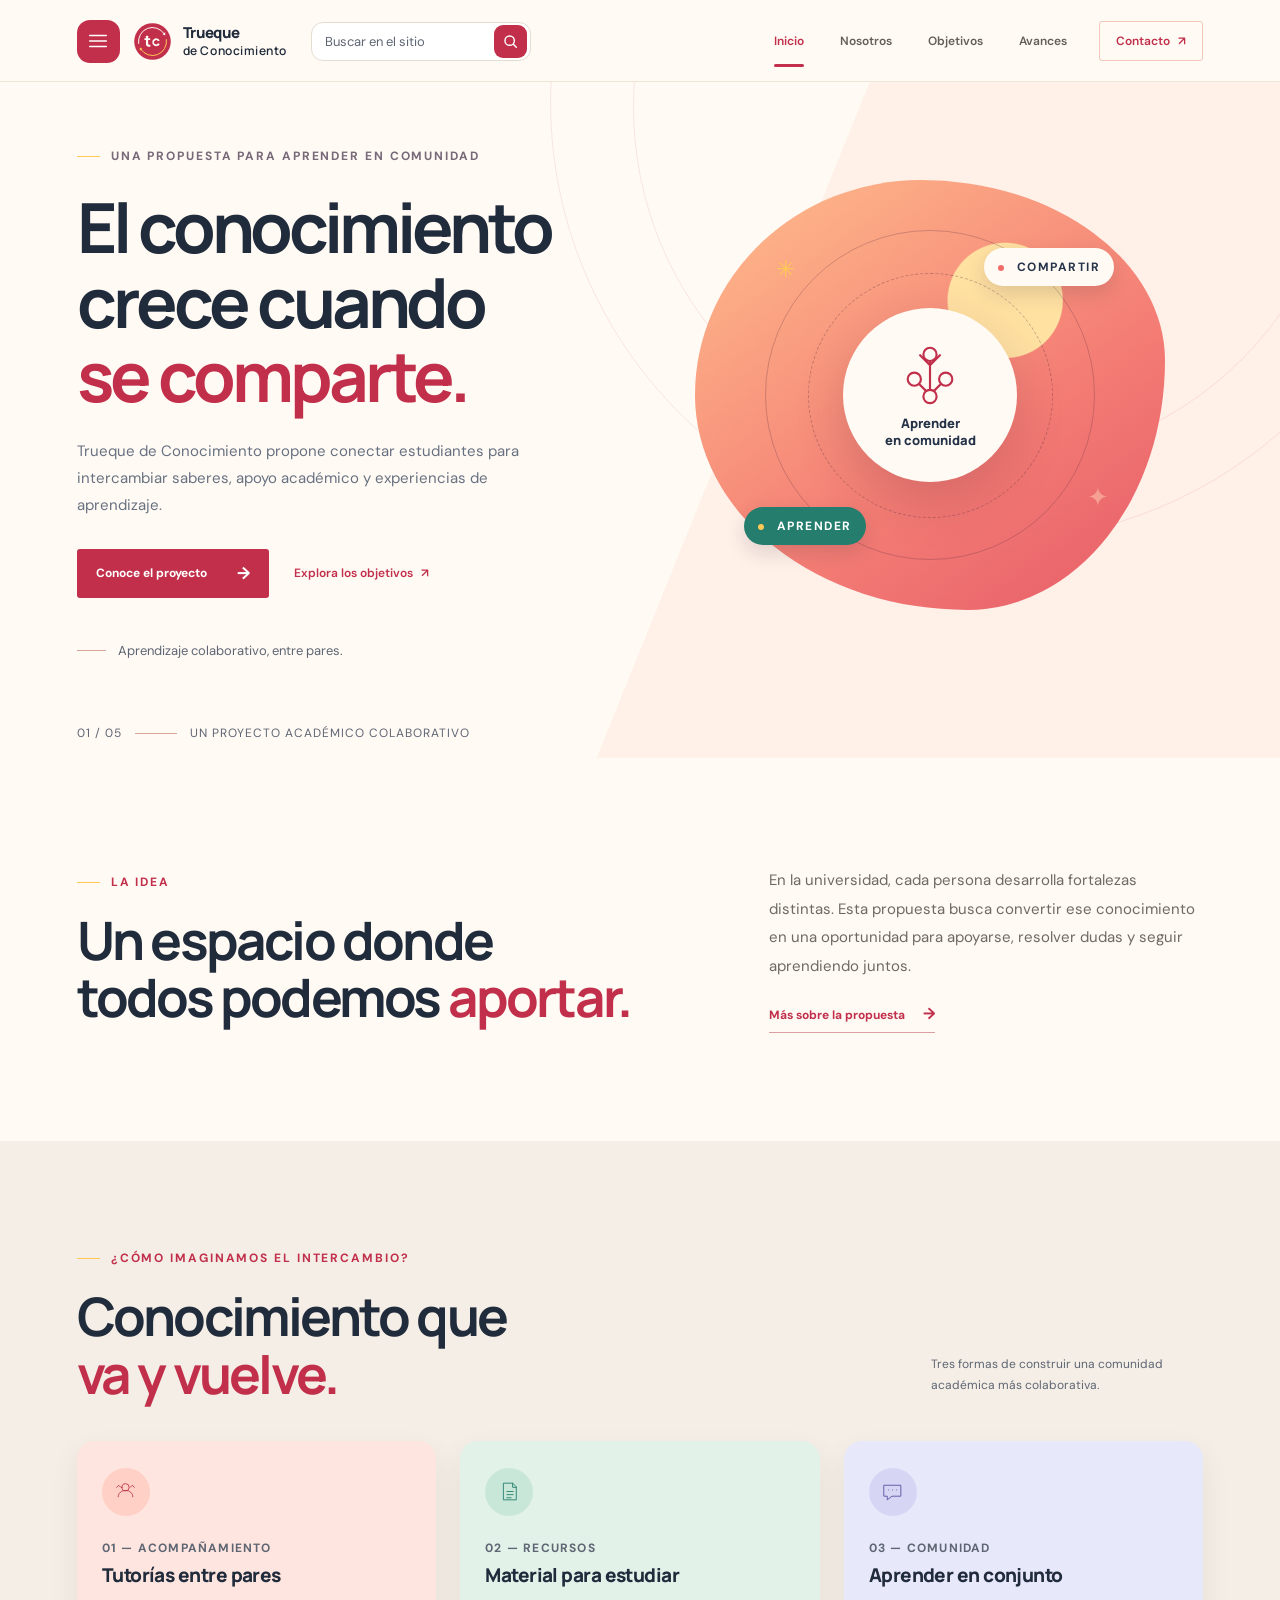
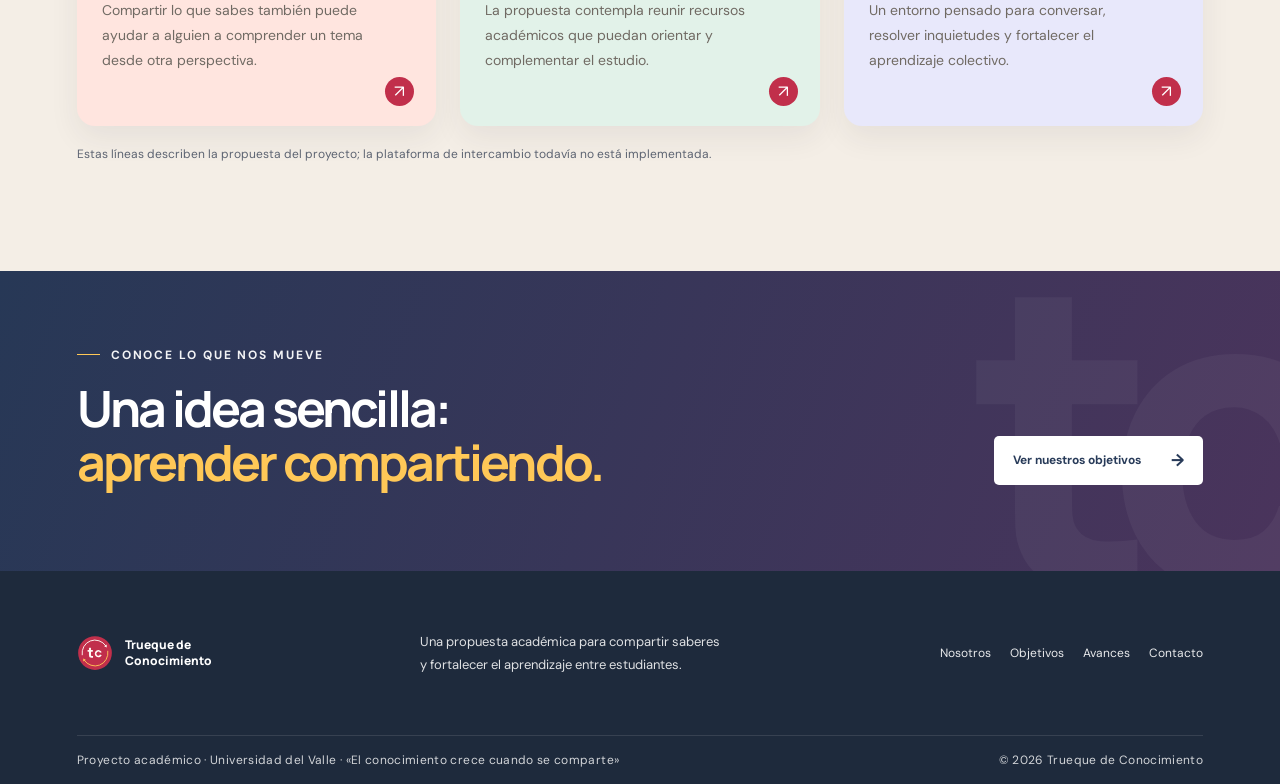
<file: index.html>
<!doctype html>
<html lang="es">
  <head>
    <meta charset="utf-8" />
    <meta name="viewport" content="width=device-width, initial-scale=1" />
    <meta
      name="description"
      content="Conoce Trueque de Conocimiento, una propuesta académica para compartir saberes y aprender entre estudiantes."
    />
    <meta name="theme-color" content="#a6192e" />
    <title>Inicio | Trueque de Conocimiento</title>
    <link rel="preconnect" href="https://fonts.googleapis.com" />
    <link rel="preconnect" href="https://fonts.gstatic.com" crossorigin />
    <link
      href="https://fonts.googleapis.com/css2?family=DM+Sans:wght@400;500;600;700&family=Manrope:wght@400;500;600;700;800&display=swap"
      rel="stylesheet"
    />
    <!-- Materialize CSS: CDN requerido por la actividad. -->
    <link
      rel="stylesheet"
      href="https://cdnjs.cloudflare.com/ajax/libs/materialize/1.0.0/css/materialize.min.css"
    />
    <link rel="stylesheet" href="css/style.css" />
  </head>
  <body>
    <header>
      <nav class="site-nav" aria-label="Navegación principal">
        <div class="nav-wrapper container">
          <a class="brand-logo" href="index.html" aria-label="Trueque de Conocimiento, inicio">
            <img class="brand-mark-img" src="img/logo/logo-tc.svg" alt="" aria-hidden="true" />
            <span class="brand-name">Trueque <span>de Conocimiento</span></span>
          </a>
          <a
            href="#menu-movil"
            data-target="menu-movil"
            class="sidenav-trigger"
            aria-label="Abrir menú de navegación"
          >
            <svg viewBox="0 0 24 24" aria-hidden="true"><path d="M3 6h18M3 12h18M3 18h18" /></svg>
          </a>
          <form class="site-search" id="site-search-form" role="search">
            <label class="visually-hidden" for="site-search">Buscar en el sitio</label>
            <input
              id="site-search"
              name="q"
              type="search"
              placeholder="Buscar en el sitio"
              autocomplete="off"
              aria-controls="site-search-results"
            />
            <button type="submit" aria-label="Buscar">
              <svg viewBox="0 0 24 24" aria-hidden="true">
                <circle cx="10.8" cy="10.8" r="6.6" />
                <path d="m16 16 4.2 4.2" />
              </svg>
            </button>
            <div
              class="search-results"
              id="site-search-results"
              role="region"
              aria-label="Resultados de búsqueda"
              aria-live="polite"
              hidden
            ></div>
          </form>
          <ul class="right hide-on-med-and-down nav-links">
            <li class="active"><a href="index.html" aria-current="page">Inicio</a></li>
            <li><a href="nosotros.html">Nosotros</a></li>
            <li><a href="objetivos.html">Objetivos</a></li>
            <li><a href="avances.html">Avances</a></li>
            <li>
              <a class="nav-contact" href="contacto.html"
                >Contacto <span aria-hidden="true">↗</span></a
              >
            </li>
          </ul>
        </div>
      </nav>
      <ul class="sidenav" id="menu-movil" aria-label="Menú de navegación">
        <li class="mobile-brand">
          <a href="index.html"
            ><img class="brand-mark-img" src="img/logo/logo-tc.svg" alt="" aria-hidden="true" /> Trueque de Conocimiento</a
          >
        </li>
        <li class="active"><a href="index.html" aria-current="page">Inicio</a></li>
        <li><a href="nosotros.html">Nosotros</a></li>
        <li><a href="objetivos.html">Objetivos</a></li>
        <li><a href="avances.html">Avances</a></li>
        <li><a href="contacto.html">Contacto</a></li>
      </ul>
    </header>

    <main>
      <section class="hero-section" id="inicio-propuesta">
        <div class="container hero-grid">
          <div class="hero-copy">
            <p class="eyebrow"><span></span> Una propuesta para aprender en comunidad</p>
            <h1>El conocimiento<br />crece cuando<br /><em>se comparte.</em></h1>
            <p class="hero-description">
              Trueque de Conocimiento propone conectar estudiantes para intercambiar saberes, apoyo
              académico y experiencias de aprendizaje.
            </p>
            <div class="hero-actions">
              <a href="nosotros.html" class="btn-large primary-button"
                >Conoce el proyecto <span aria-hidden="true">→</span></a
              >
              <a href="objetivos.html" class="text-link"
                >Explora los objetivos <span aria-hidden="true">↗</span></a
              >
            </div>
            <div class="hero-note">
              <span class="note-line"></span><span>Aprendizaje colaborativo, entre pares.</span>
            </div>
          </div>

          <div
            class="hero-art"
            role="img"
            aria-label="Ilustración de estudiantes que comparten conocimientos alrededor de un círculo"
          >
            <div class="art-orbit orbit-one"></div>
            <div class="art-orbit orbit-two"></div>
            <div class="art-center">
              <svg viewBox="0 0 92 92" aria-hidden="true">
                <path d="M46 17v47M46 64 28 46M46 64l18-18M46 28 34 16M46 28l12-12" />
                <circle cx="46" cy="15" r="8" />
                <circle cx="27" cy="45" r="8" />
                <circle cx="65" cy="45" r="8" />
                <circle cx="46" cy="66" r="8" />
              </svg>
              <span>Aprender<br />en comunidad</span>
            </div>
            <div class="art-label label-top">
              <span class="label-dot dot-coral"></span> COMPARTIR
            </div>
            <div class="art-label label-bottom">
              <span class="label-dot dot-gold"></span> APRENDER
            </div>
            <div class="art-spark spark-one">✳</div>
            <div class="art-spark spark-two">✦</div>
          </div>
        </div>
        <div class="hero-bottom container">
          <span>01 / 05</span><span class="hero-bottom-rule"></span
          ><span>Un proyecto académico colaborativo</span>
        </div>
      </section>

      <section class="intro-section section-space" id="inicio-idea">
        <div class="container intro-grid">
          <div>
            <p class="eyebrow eyebrow-dark"><span></span> La idea</p>
            <h2>Un espacio donde<br />todos podemos <em>aportar.</em></h2>
          </div>
          <div class="intro-copy">
            <p>
              En la universidad, cada persona desarrolla fortalezas distintas. Esta propuesta busca
              convertir ese conocimiento en una oportunidad para apoyarse, resolver dudas y seguir
              aprendiendo juntos.
            </p>
            <a href="nosotros.html" class="underlined-link"
              >Más sobre la propuesta <span aria-hidden="true">→</span></a
            >
          </div>
        </div>
      </section>

      <section class="ways-section section-space">
        <div class="container">
          <div class="section-heading">
            <div>
              <p class="eyebrow eyebrow-dark"><span></span> ¿Cómo imaginamos el intercambio?</p>
              <h2>Conocimiento que<br /><em>va y vuelve.</em></h2>
            </div>
            <p class="section-side-note">
              Tres formas de construir una comunidad académica más colaborativa.
            </p>
          </div>
          <div class="row feature-row">
            <div class="col s12 m4">
              <article class="card feature-card feature-card-red" id="inicio-tutorias">
                <div class="feature-icon icon-red" aria-hidden="true">
                  <svg viewBox="0 0 48 48">
                    <path
                      d="M10 34c0-7 6-12 14-12s14 5 14 12M17 16a7 7 0 1 0 14 0 7 7 0 0 0-14 0Z"
                    />
                    <path d="m7 16 4-4 4 4M41 16l-4-4-4 4" />
                  </svg>
                </div>
                <p class="card-index">01 — ACOMPAÑAMIENTO</p>
                <h3>Tutorías entre pares</h3>
                <p>
                  Compartir lo que sabes también puede ayudar a alguien a comprender un tema desde
                  otra perspectiva.
                </p>
                <span class="card-arrow" aria-hidden="true">↗</span>
              </article>
            </div>
            <div class="col s12 m4">
              <article class="card feature-card feature-card-sand" id="inicio-recursos">
                <div class="feature-icon icon-sand" aria-hidden="true">
                  <svg viewBox="0 0 48 48">
                    <path d="M13 8h17l7 7v25H13zM30 8v8h7M19 24h12M19 30h12M19 36h8" />
                  </svg>
                </div>
                <p class="card-index">02 — RECURSOS</p>
                <h3>Material para estudiar</h3>
                <p>
                  La propuesta contempla reunir recursos académicos que puedan orientar y
                  complementar el estudio.
                </p>
                <span class="card-arrow" aria-hidden="true">↗</span>
              </article>
            </div>
            <div class="col s12 m4">
              <article class="card feature-card feature-card-green" id="inicio-comunidad">
                <div class="feature-icon icon-green" aria-hidden="true">
                  <svg viewBox="0 0 48 48">
                    <path d="M8 12h32v21H23l-9 7v-7H8zM16 21h.1M24 21h.1M32 21h.1" />
                  </svg>
                </div>
                <p class="card-index">03 — COMUNIDAD</p>
                <h3>Aprender en conjunto</h3>
                <p>
                  Un entorno pensado para conversar, resolver inquietudes y fortalecer el
                  aprendizaje colectivo.
                </p>
                <span class="card-arrow" aria-hidden="true">↗</span>
              </article>
            </div>
          </div>
          <p class="proposal-caption">
            Estas líneas describen la propuesta del proyecto; la plataforma de intercambio todavía
            no está implementada.
          </p>
        </div>
      </section>

      <section class="closing-section">
        <div class="container closing-content">
          <div>
            <p class="eyebrow"><span></span> Conoce lo que nos mueve</p>
            <h2>Una idea sencilla:<br /><em>aprender compartiendo.</em></h2>
          </div>
          <a href="objetivos.html" class="btn-large light-button"
            >Ver nuestros objetivos <span aria-hidden="true">→</span></a
          >
        </div>
        <div class="closing-decoration" aria-hidden="true">tc</div>
      </section>
    </main>

    <footer class="site-footer">
      <div class="container footer-main">
        <a class="footer-brand" href="index.html"
          ><img class="brand-mark-img" src="img/logo/logo-tc.svg" alt="" aria-hidden="true" /><span>Trueque de<br />Conocimiento</span></a
        >
        <p>
          Una propuesta académica para compartir saberes<br />y fortalecer el aprendizaje entre
          estudiantes.
        </p>
        <nav aria-label="Navegación del pie de página">
          <a href="nosotros.html">Nosotros</a><a href="objetivos.html">Objetivos</a
          ><a href="avances.html">Avances</a><a href="contacto.html">Contacto</a>
        </nav>
      </div>
      <div class="container footer-bottom">
        <span>Proyecto académico · Universidad del Valle · «El conocimiento crece cuando se comparte»</span
        ><span>© <span id="current-year">2026</span> Trueque de Conocimiento</span>
      </div>
    </footer>

    <!-- Materialize JavaScript: CDN requerido por la actividad. -->
    <script src="https://cdnjs.cloudflare.com/ajax/libs/materialize/1.0.0/js/materialize.min.js"></script>
    <script src="js/main.js"></script>
  </body>
</html>
</file>
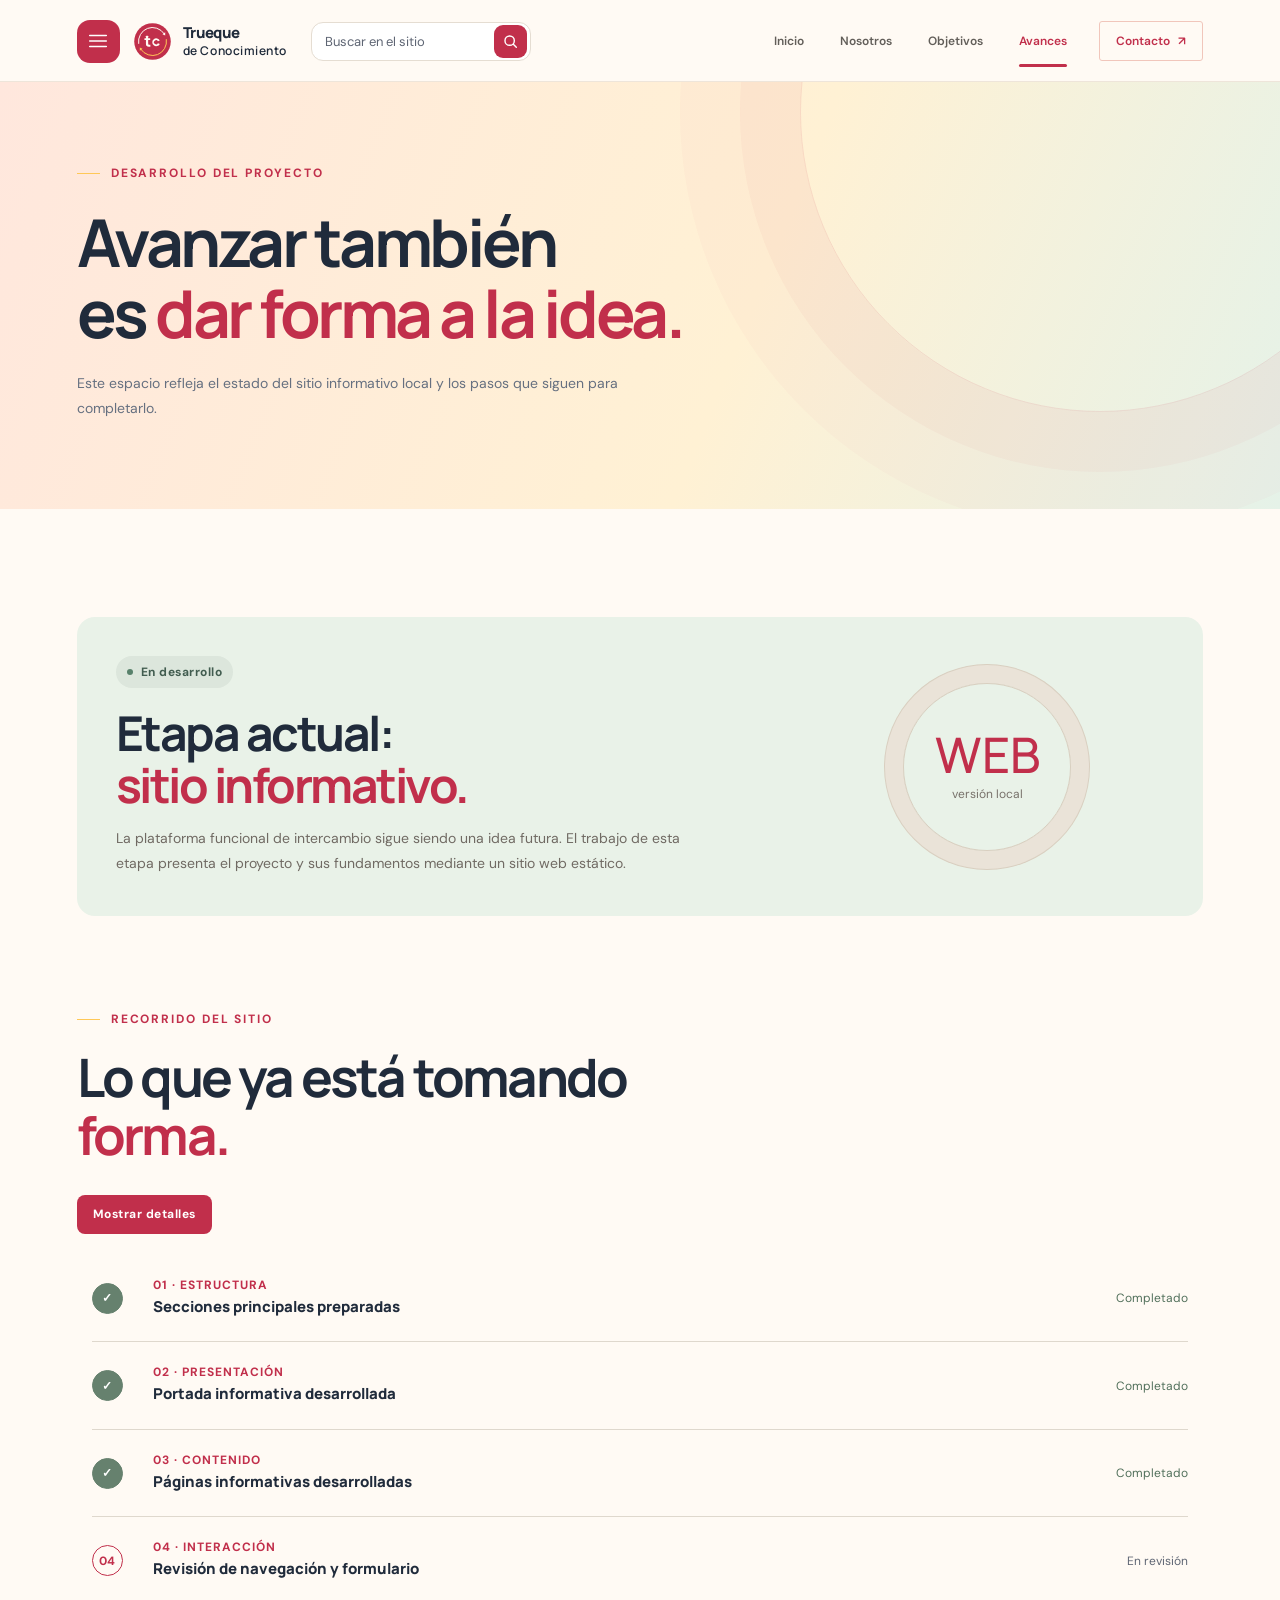
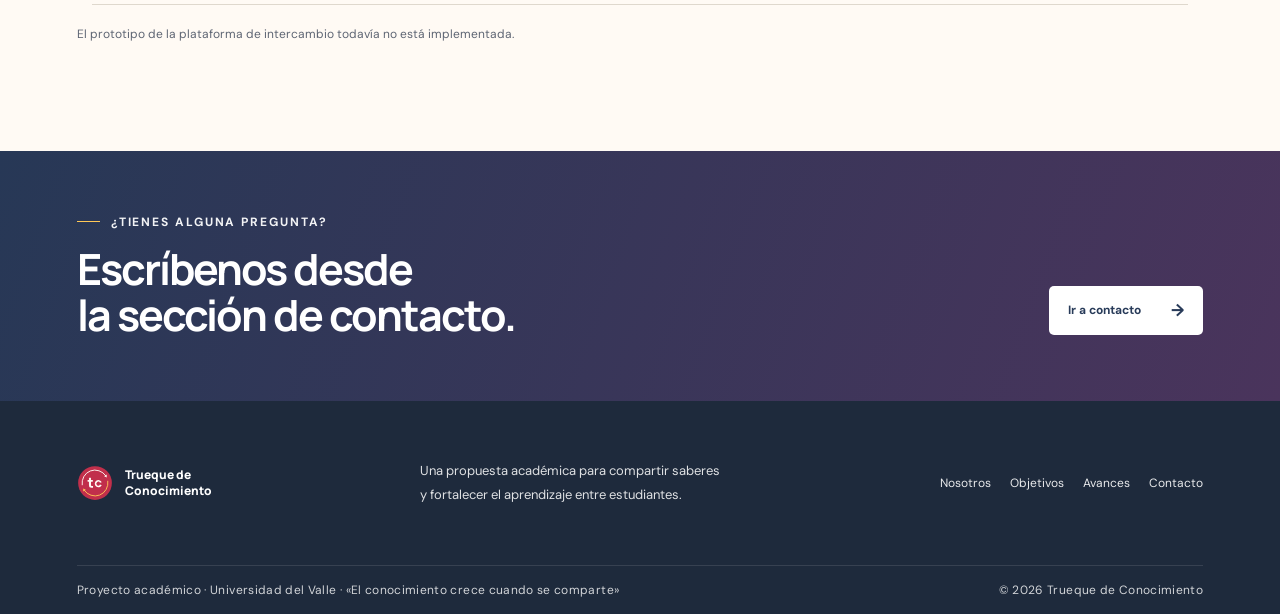
<file: avances.html>
<!doctype html>
<html lang="es">
  <head>
    <meta charset="utf-8" />
    <meta name="viewport" content="width=device-width, initial-scale=1" />
    <meta
      name="description"
      content="Estado actual y próximos pasos del sitio informativo Trueque de Conocimiento."
    />
    <title>Avances | Trueque de Conocimiento</title>
    <link rel="preconnect" href="https://fonts.googleapis.com" />
    <link rel="preconnect" href="https://fonts.gstatic.com" crossorigin />
    <link
      href="https://fonts.googleapis.com/css2?family=DM+Sans:wght@400;500;600;700&family=Manrope:wght@400;500;600;700;800&display=swap"
      rel="stylesheet"
    />
    <link
      rel="stylesheet"
      href="https://cdnjs.cloudflare.com/ajax/libs/materialize/1.0.0/css/materialize.min.css"
    />
    <link rel="stylesheet" href="css/style.css" />
  </head>
  <body>
    <header>
      <nav class="site-nav" aria-label="Navegación principal">
        <div class="nav-wrapper container">
          <a class="brand-logo" href="index.html" aria-label="Trueque de Conocimiento, inicio"
            ><img class="brand-mark-img" src="img/logo/logo-tc.svg" alt="" aria-hidden="true" /><span class="brand-name">Trueque<span>de Conocimiento</span></span></a
          >
          <a
            href="#menu-movil"
            data-target="menu-movil"
            class="sidenav-trigger"
            aria-label="Abrir menú"
            ><svg viewBox="0 0 24 24" aria-hidden="true"><path d="M3 6h18M3 12h18M3 18h18" /></svg
          ></a>
          <form class="site-search" id="site-search-form" role="search">
            <label class="visually-hidden" for="site-search">Buscar en el sitio</label
            ><input
              id="site-search"
              name="q"
              type="search"
              placeholder="Buscar en el sitio"
              autocomplete="off"
              aria-controls="site-search-results"
            /><button type="submit" aria-label="Buscar">
              <svg viewBox="0 0 24 24" aria-hidden="true">
                <circle cx="10.8" cy="10.8" r="6.6" />
                <path d="m16 16 4.2 4.2" />
              </svg>
            </button>
            <div
              class="search-results"
              id="site-search-results"
              role="region"
              aria-label="Resultados de búsqueda"
              aria-live="polite"
              hidden
            ></div>
          </form>
          <ul class="right hide-on-med-and-down nav-links">
            <li><a href="index.html">Inicio</a></li>
            <li><a href="nosotros.html">Nosotros</a></li>
            <li><a href="objetivos.html">Objetivos</a></li>
            <li class="active"><a href="avances.html" aria-current="page">Avances</a></li>
            <li>
              <a class="nav-contact" href="contacto.html"
                >Contacto <span aria-hidden="true">↗</span></a
              >
            </li>
          </ul>
        </div>
      </nav>
      <ul class="sidenav" id="menu-movil" aria-label="Menú de navegación">
        <li class="mobile-brand">
          <a href="index.html"
            ><img class="brand-mark-img" src="img/logo/logo-tc.svg" alt="" aria-hidden="true" />Trueque de Conocimiento</a
          >
        </li>
        <li><a href="index.html">Inicio</a></li>
        <li><a href="nosotros.html">Nosotros</a></li>
        <li><a href="objetivos.html">Objetivos</a></li>
        <li class="active"><a href="avances.html" aria-current="page">Avances</a></li>
        <li><a href="contacto.html">Contacto</a></li>
      </ul>
    </header>
    <main>
      <section class="page-hero">
        <div class="container">
          <p class="eyebrow"><span></span> Desarrollo del proyecto</p>
          <h1>Avanzar también<br />es <em>dar forma a la idea.</em></h1>
          <p>
            Este espacio refleja el estado del sitio informativo local y los pasos que siguen para
            completarlo.
          </p>
        </div>
      </section>
      <section class="section-space">
        <div class="container">
          <div class="progress-summary">
            <div>
              <span class="status-pill"><span></span> En desarrollo</span>
              <h2>Etapa actual:<br /><em>sitio informativo.</em></h2>
              <p>
                La plataforma funcional de intercambio sigue siendo una idea futura. El trabajo de
                esta etapa presenta el proyecto y sus fundamentos mediante un sitio web estático.
              </p>
            </div>
            <div class="progress-graphic" aria-label="Sitio informativo local">
              <div class="progress-ring"><strong>WEB</strong><span>versión local</span></div>
            </div>
          </div>
          <div class="section-heading timeline-heading">
            <div>
              <p class="eyebrow eyebrow-dark"><span></span> Recorrido del sitio</p>
              <h2>Lo que ya está tomando<br /><em>forma.</em></h2>
            </div>
          </div>
          <div class="advance-controls" aria-label="Controles de visualización de avances">
            <button
              class="btn advance-action"
              id="toggle-advance-details"
              type="button"
              aria-expanded="false"
              aria-controls="advance-timeline"
            >
              Mostrar detalles
            </button>
          </div>
          <div class="timeline-list" id="advance-timeline">
            <article class="timeline-item complete">
              <span class="timeline-marker">✓</span>
              <div>
                <p>01 · ESTRUCTURA</p>
                <h3>Secciones principales preparadas</h3>
                <span class="advance-detail" hidden
                  >Inicio, Nosotros, Objetivos, Avances y Contacto cuentan con navegación
                  común.</span
                >
              </div>
              <span class="timeline-state">Completado</span>
            </article>
            <article class="timeline-item complete">
              <span class="timeline-marker">✓</span>
              <div>
                <p>02 · PRESENTACIÓN</p>
                <h3>Portada informativa desarrollada</h3>
                <span class="advance-detail" hidden
                  >La página inicial comunica el propósito de la propuesta y sus áreas de
                  interés.</span
                >
              </div>
              <span class="timeline-state">Completado</span>
            </article>
            <article class="timeline-item complete">
              <span class="timeline-marker">✓</span>
              <div>
                <p>03 · CONTENIDO</p>
                <h3>Páginas informativas desarrolladas</h3>
                <span class="advance-detail" hidden
                  >Se presentan misión, visión, objetivos y el estado real del proyecto.</span
                >
              </div>
              <span class="timeline-state">Completado</span>
            </article>
            <article class="timeline-item current">
              <span class="timeline-marker">04</span>
              <div>
                <p>04 · INTERACCIÓN</p>
                <h3>Revisión de navegación y formulario</h3>
                <span class="advance-detail" hidden
                  >El menú y los enlaces recorren el sitio; el formulario valida los campos
                  localmente.</span
                >
              </div>
              <span class="timeline-state">En revisión</span>
            </article>
          </div>
          <p class="proposal-caption">
            El prototipo de la plataforma de intercambio todavía no está implementada.
          </p>
        </div>
      </section>
      <section class="page-cta">
        <div class="container">
          <div>
            <p class="eyebrow"><span></span> ¿Tienes alguna pregunta?</p>
            <h2>Escríbenos desde<br />la sección de contacto.</h2>
          </div>
          <a class="btn-large light-button" href="contacto.html"
            >Ir a contacto <span aria-hidden="true">→</span></a
          >
        </div>
      </section>
    </main>
    <footer class="site-footer">
      <div class="container footer-main">
        <a class="footer-brand" href="index.html"
          ><img class="brand-mark-img" src="img/logo/logo-tc.svg" alt="" aria-hidden="true" /><span>Trueque de<br />Conocimiento</span></a
        >
        <p>
          Una propuesta académica para compartir saberes<br />y fortalecer el aprendizaje entre
          estudiantes.
        </p>
        <nav aria-label="Navegación del pie de página">
          <a href="nosotros.html">Nosotros</a><a href="objetivos.html">Objetivos</a
          ><a href="avances.html">Avances</a><a href="contacto.html">Contacto</a>
        </nav>
      </div>
      <div class="container footer-bottom">
        <span>Proyecto académico · Universidad del Valle · «El conocimiento crece cuando se comparte»</span
        ><span>© <span id="current-year">2026</span> Trueque de Conocimiento</span>
      </div>
    </footer>
    <script src="https://cdnjs.cloudflare.com/ajax/libs/materialize/1.0.0/js/materialize.min.js"></script>
    <script src="js/main.js"></script>
  </body>
</html>
</file>
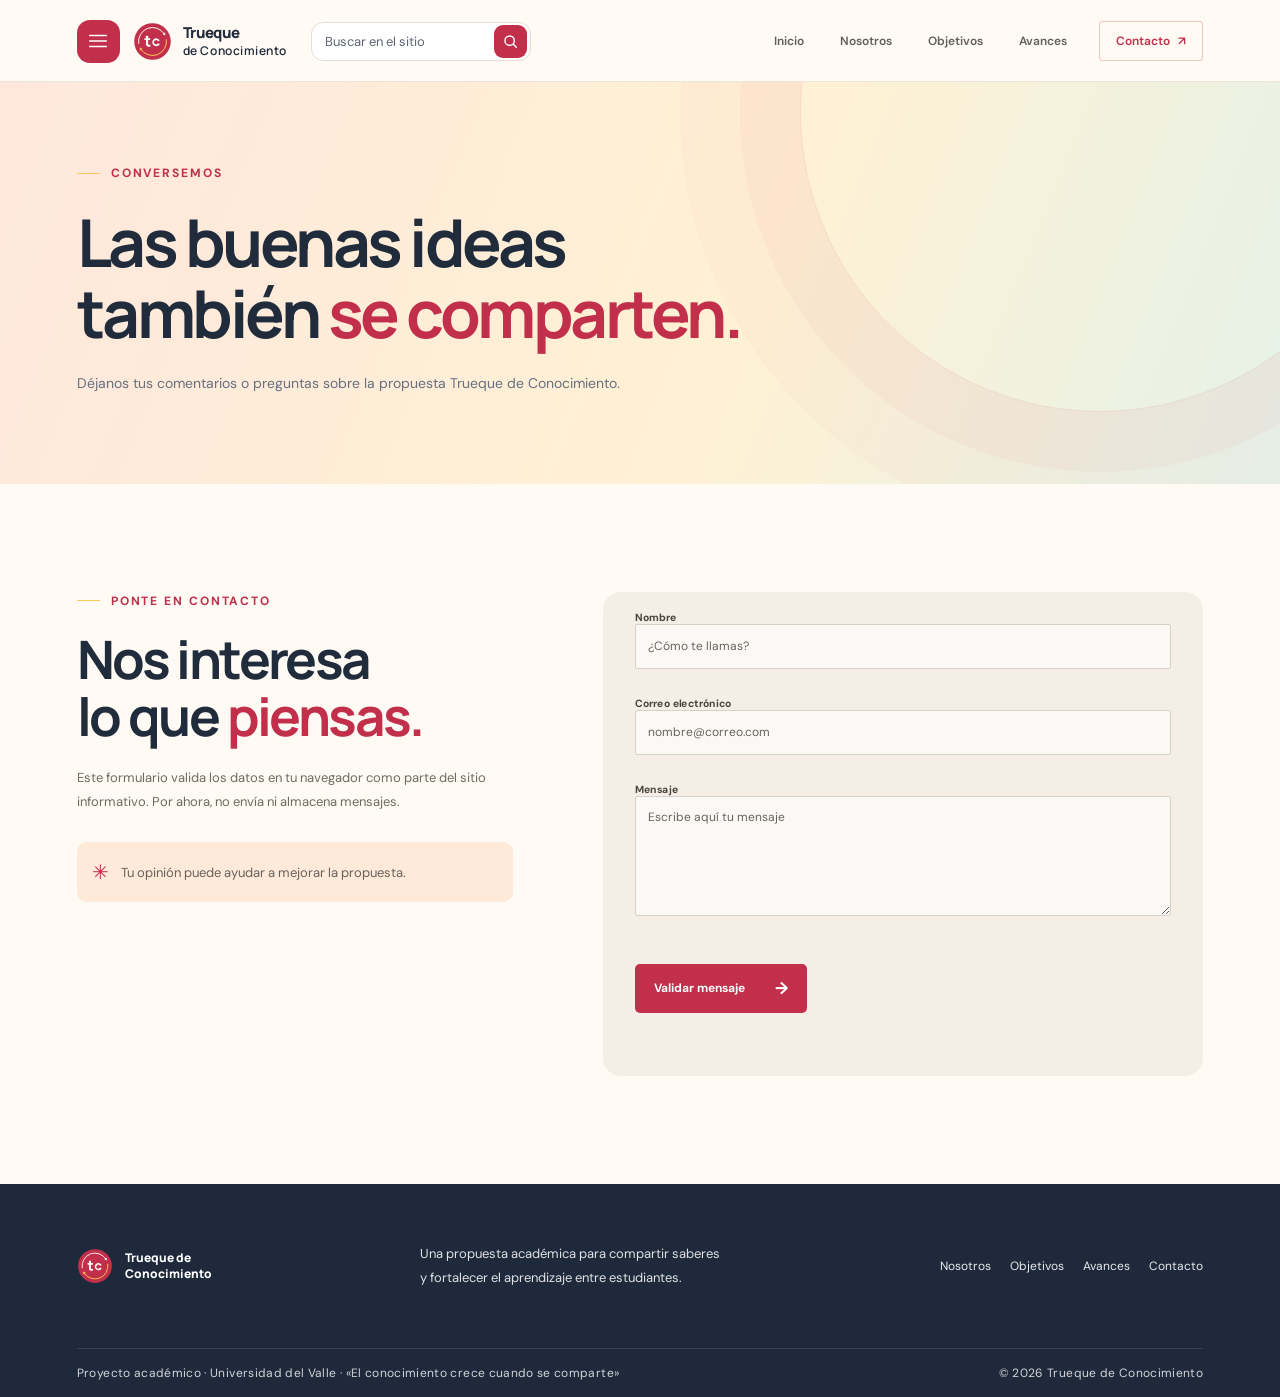
<file: contacto.html>
<!doctype html>
<html lang="es">
  <head>
    <meta charset="utf-8" />
    <meta name="viewport" content="width=device-width, initial-scale=1" />
    <meta
      name="description"
      content="Formulario de contacto del sitio informativo Trueque de Conocimiento."
    />
    <title>Contacto | Trueque de Conocimiento</title>
    <link rel="preconnect" href="https://fonts.googleapis.com" />
    <link rel="preconnect" href="https://fonts.gstatic.com" crossorigin />
    <link
      href="https://fonts.googleapis.com/css2?family=DM+Sans:wght@400;500;600;700&family=Manrope:wght@400;500;600;700;800&display=swap"
      rel="stylesheet"
    />
    <link
      rel="stylesheet"
      href="https://cdnjs.cloudflare.com/ajax/libs/materialize/1.0.0/css/materialize.min.css"
    />
    <link rel="stylesheet" href="css/style.css" />
  </head>
  <body>
    <header>
      <nav class="site-nav" aria-label="Navegación principal">
        <div class="nav-wrapper container">
          <a class="brand-logo" href="index.html" aria-label="Trueque de Conocimiento, inicio"
            ><img class="brand-mark-img" src="img/logo/logo-tc.svg" alt="" aria-hidden="true" /><span class="brand-name">Trueque<span>de Conocimiento</span></span></a
          >
          <a
            href="#menu-movil"
            data-target="menu-movil"
            class="sidenav-trigger"
            aria-label="Abrir menú"
            ><svg viewBox="0 0 24 24" aria-hidden="true"><path d="M3 6h18M3 12h18M3 18h18" /></svg
          ></a>
          <form class="site-search" id="site-search-form" role="search">
            <label class="visually-hidden" for="site-search">Buscar en el sitio</label
            ><input
              id="site-search"
              name="q"
              type="search"
              placeholder="Buscar en el sitio"
              autocomplete="off"
              aria-controls="site-search-results"
            /><button type="submit" aria-label="Buscar">
              <svg viewBox="0 0 24 24" aria-hidden="true">
                <circle cx="10.8" cy="10.8" r="6.6" />
                <path d="m16 16 4.2 4.2" />
              </svg>
            </button>
            <div
              class="search-results"
              id="site-search-results"
              role="region"
              aria-label="Resultados de búsqueda"
              aria-live="polite"
              hidden
            ></div>
          </form>
          <ul class="right hide-on-med-and-down nav-links">
            <li><a href="index.html">Inicio</a></li>
            <li><a href="nosotros.html">Nosotros</a></li>
            <li><a href="objetivos.html">Objetivos</a></li>
            <li><a href="avances.html">Avances</a></li>
            <li class="active">
              <a class="nav-contact" href="contacto.html" aria-current="page"
                >Contacto <span aria-hidden="true">↗</span></a
              >
            </li>
          </ul>
        </div>
      </nav>
      <ul class="sidenav" id="menu-movil" aria-label="Menú de navegación">
        <li class="mobile-brand">
          <a href="index.html"
            ><img class="brand-mark-img" src="img/logo/logo-tc.svg" alt="" aria-hidden="true" />Trueque de Conocimiento</a
          >
        </li>
        <li><a href="index.html">Inicio</a></li>
        <li><a href="nosotros.html">Nosotros</a></li>
        <li><a href="objetivos.html">Objetivos</a></li>
        <li><a href="avances.html">Avances</a></li>
        <li class="active"><a href="contacto.html" aria-current="page">Contacto</a></li>
      </ul>
    </header>
    <main>
      <section class="page-hero">
        <div class="container">
          <p class="eyebrow"><span></span> Conversemos</p>
          <h1>Las buenas ideas<br />también <em>se comparten.</em></h1>
          <p>Déjanos tus comentarios o preguntas sobre la propuesta Trueque de Conocimiento.</p>
        </div>
      </section>
      <section class="section-space">
        <div class="container contact-layout">
          <div class="contact-copy">
            <p class="eyebrow eyebrow-dark"><span></span> Ponte en contacto</p>
            <h2>Nos interesa<br />lo que <em>piensas.</em></h2>
            <p>
              Este formulario valida los datos en tu navegador como parte del sitio informativo. Por
              ahora, no envía ni almacena mensajes.
            </p>
            <div class="contact-note">
              <span aria-hidden="true">✳</span>
              <p>Tu opinión puede ayudar a mejorar la propuesta.</p>
            </div>
          </div>
          <form id="contact-form" class="contact-form" novalidate>
            <div class="input-field">
              <label for="nombre">Nombre</label
              ><input
                id="nombre"
                name="nombre"
                type="text"
                autocomplete="name"
                required
                minlength="2"
                maxlength="80"
                placeholder="¿Cómo te llamas?"
              /><span class="field-error" id="nombre-error"></span>
            </div>
            <div class="input-field">
              <label for="correo">Correo electrónico</label
              ><input
                id="correo"
                name="correo"
                type="email"
                autocomplete="email"
                required
                maxlength="120"
                placeholder="nombre@correo.com"
              /><span class="field-error" id="correo-error"></span>
            </div>
            <div class="input-field">
              <label for="mensaje">Mensaje</label
              ><textarea
                id="mensaje"
                name="mensaje"
                class="materialize-textarea"
                required
                minlength="10"
                maxlength="1000"
                placeholder="Escribe aquí tu mensaje"
              ></textarea
              ><span class="field-error" id="mensaje-error"></span>
            </div>
            <button type="submit" class="btn-large primary-button">
              Validar mensaje <span aria-hidden="true">→</span>
            </button>
            <p class="form-status" id="form-status" role="status" aria-live="polite"></p>
          </form>
        </div>
      </section>
    </main>
    <footer class="site-footer">
      <div class="container footer-main">
        <a class="footer-brand" href="index.html"
          ><img class="brand-mark-img" src="img/logo/logo-tc.svg" alt="" aria-hidden="true" /><span>Trueque de<br />Conocimiento</span></a
        >
        <p>
          Una propuesta académica para compartir saberes<br />y fortalecer el aprendizaje entre
          estudiantes.
        </p>
        <nav aria-label="Navegación del pie de página">
          <a href="nosotros.html">Nosotros</a><a href="objetivos.html">Objetivos</a
          ><a href="avances.html">Avances</a><a href="contacto.html">Contacto</a>
        </nav>
      </div>
      <div class="container footer-bottom">
        <span>Proyecto académico · Universidad del Valle · «El conocimiento crece cuando se comparte»</span
        ><span>© <span id="current-year">2026</span> Trueque de Conocimiento</span>
      </div>
    </footer>
    <script src="https://cdnjs.cloudflare.com/ajax/libs/materialize/1.0.0/js/materialize.min.js"></script>
    <script src="js/main.js"></script>
  </body>
</html>
</file>
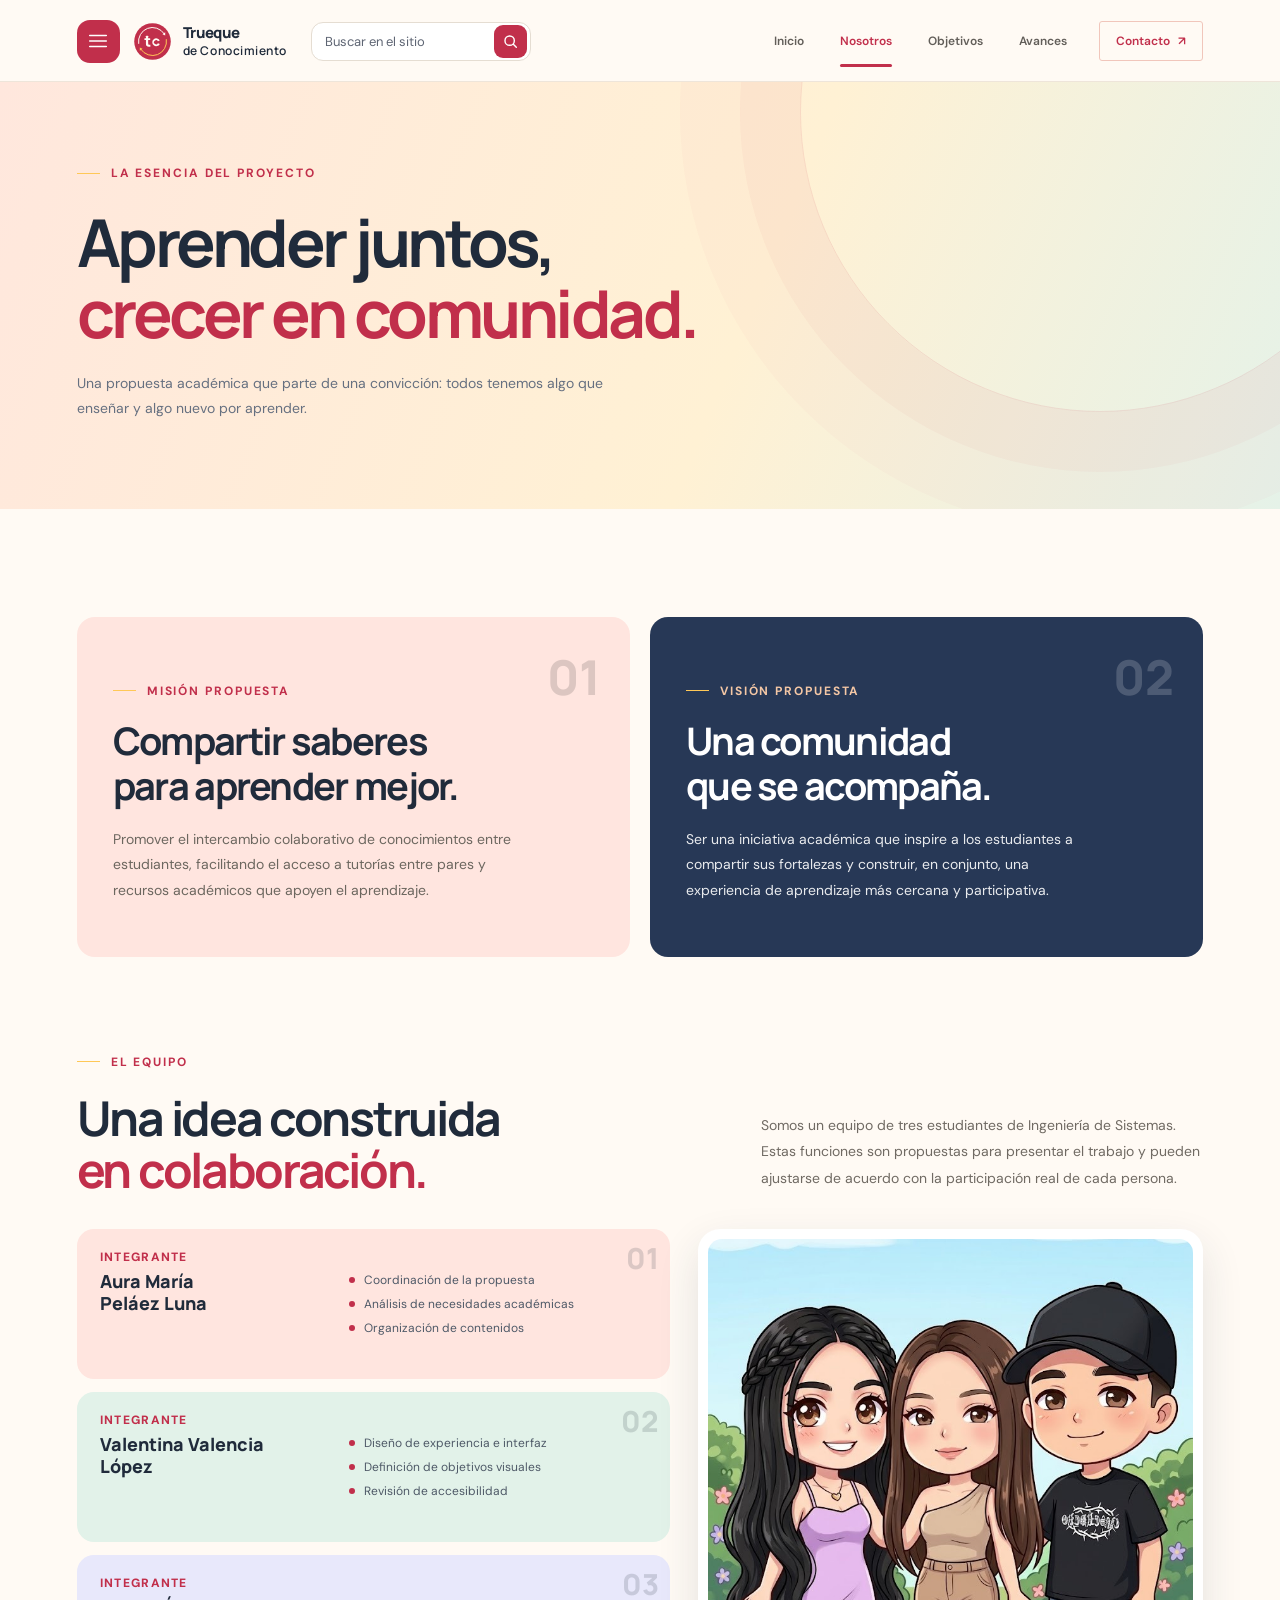
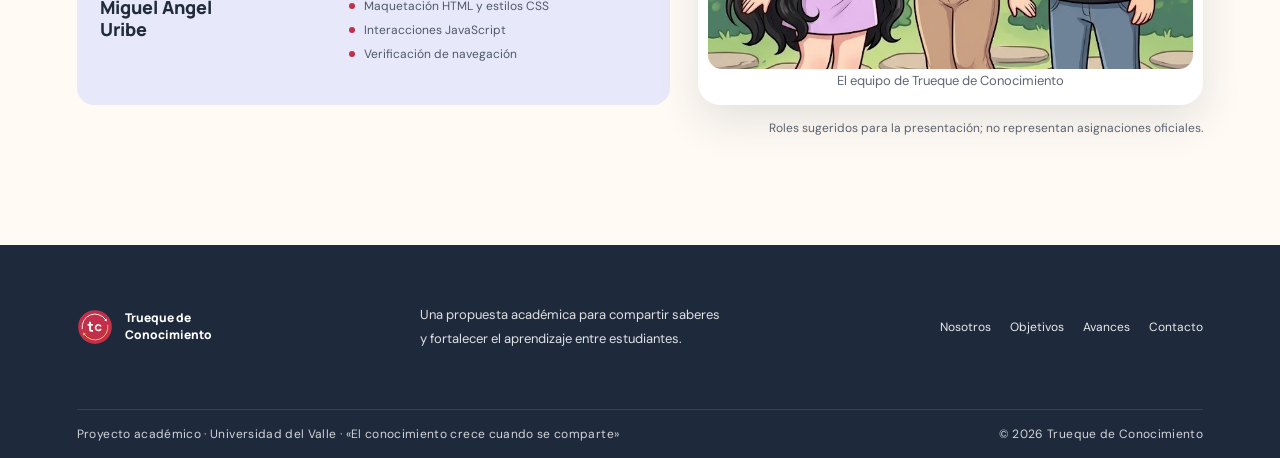
<file: nosotros.html>
<!doctype html>
<html lang="es">
  <head>
    <meta charset="utf-8" />
    <meta name="viewport" content="width=device-width, initial-scale=1" />
    <meta
      name="description"
      content="Conoce el propósito y la visión de la propuesta Trueque de Conocimiento."
    />
    <title>Nosotros | Trueque de Conocimiento</title>
    <link rel="preconnect" href="https://fonts.googleapis.com" />
    <link rel="preconnect" href="https://fonts.gstatic.com" crossorigin />
    <link
      href="https://fonts.googleapis.com/css2?family=DM+Sans:wght@400;500;600;700&family=Manrope:wght@400;500;600;700;800&display=swap"
      rel="stylesheet"
    />
    <link
      rel="stylesheet"
      href="https://cdnjs.cloudflare.com/ajax/libs/materialize/1.0.0/css/materialize.min.css"
    />
    <link rel="stylesheet" href="css/style.css" />
  </head>
  <body>
    <header>
      <nav class="site-nav" aria-label="Navegación principal">
        <div class="nav-wrapper container">
          <a class="brand-logo" href="index.html" aria-label="Trueque de Conocimiento, inicio"
            ><img class="brand-mark-img" src="img/logo/logo-tc.svg" alt="" aria-hidden="true" /><span class="brand-name">Trueque<span>de Conocimiento</span></span></a
          >
          <a
            href="#menu-movil"
            data-target="menu-movil"
            class="sidenav-trigger"
            aria-label="Abrir menú"
            ><svg viewBox="0 0 24 24" aria-hidden="true"><path d="M3 6h18M3 12h18M3 18h18" /></svg
          ></a>
          <form class="site-search" id="site-search-form" role="search">
            <label class="visually-hidden" for="site-search">Buscar en el sitio</label
            ><input
              id="site-search"
              name="q"
              type="search"
              placeholder="Buscar en el sitio"
              autocomplete="off"
              aria-controls="site-search-results"
            /><button type="submit" aria-label="Buscar">
              <svg viewBox="0 0 24 24" aria-hidden="true">
                <circle cx="10.8" cy="10.8" r="6.6" />
                <path d="m16 16 4.2 4.2" />
              </svg>
            </button>
            <div
              class="search-results"
              id="site-search-results"
              role="region"
              aria-label="Resultados de búsqueda"
              aria-live="polite"
              hidden
            ></div>
          </form>
          <ul class="right hide-on-med-and-down nav-links">
            <li><a href="index.html">Inicio</a></li>
            <li class="active"><a href="nosotros.html" aria-current="page">Nosotros</a></li>
            <li><a href="objetivos.html">Objetivos</a></li>
            <li><a href="avances.html">Avances</a></li>
            <li>
              <a class="nav-contact" href="contacto.html"
                >Contacto <span aria-hidden="true">↗</span></a
              >
            </li>
          </ul>
        </div>
      </nav>
      <ul class="sidenav" id="menu-movil" aria-label="Menú de navegación">
        <li class="mobile-brand">
          <a href="index.html"
            ><img class="brand-mark-img" src="img/logo/logo-tc.svg" alt="" aria-hidden="true" />Trueque de Conocimiento</a
          >
        </li>
        <li><a href="index.html">Inicio</a></li>
        <li class="active"><a href="nosotros.html" aria-current="page">Nosotros</a></li>
        <li><a href="objetivos.html">Objetivos</a></li>
        <li><a href="avances.html">Avances</a></li>
        <li><a href="contacto.html">Contacto</a></li>
      </ul>
    </header>
    <main>
      <section class="page-hero">
        <div class="container">
          <p class="eyebrow"><span></span> La esencia del proyecto</p>
          <h1>Aprender juntos,<br /><em>crecer en comunidad.</em></h1>
          <p>
            Una propuesta académica que parte de una convicción: todos tenemos algo que enseñar y
            algo nuevo por aprender.
          </p>
        </div>
      </section>
      <section class="section-space">
        <div class="container">
          <div class="purpose-grid" id="nosotros-proposito">
            <article class="purpose-card">
              <span class="purpose-number">01</span>
              <p class="eyebrow eyebrow-dark"><span></span> Misión propuesta</p>
              <h2>Compartir saberes<br />para aprender mejor.</h2>
              <p>
                Promover el intercambio colaborativo de conocimientos entre estudiantes, facilitando
                el acceso a tutorías entre pares y recursos académicos que apoyen el aprendizaje.
              </p>
            </article>
            <article class="purpose-card purpose-card-dark">
              <span class="purpose-number">02</span>
              <p class="eyebrow"><span></span> Visión propuesta</p>
              <h2>Una comunidad<br />que se acompaña.</h2>
              <p>
                Ser una iniciativa académica que inspire a los estudiantes a compartir sus
                fortalezas y construir, en conjunto, una experiencia de aprendizaje más cercana y
                participativa.
              </p>
            </article>
          </div>
          <div class="team-intro">
            <div>
              <p class="eyebrow eyebrow-dark"><span></span> El equipo</p>
              <h2>Una idea construida<br /><em>en colaboración.</em></h2>
            </div>
            <p>
              Somos un equipo de tres estudiantes de Ingeniería de Sistemas. Estas funciones son
              propuestas para presentar el trabajo y pueden ajustarse de acuerdo con la
              participación real de cada persona.
            </p>
          </div>
          <div class="team-layout" id="nosotros-equipo">
            <div class="team-profiles">
              <div class="team-role-grid">
                <article class="team-role-card">
                  <span class="role-number">01</span>
                  <p class="role-kicker">INTEGRANTE</p>
                  <h3>Aura María<br />Peláez Luna</h3>
                  <ul>
                    <li>Coordinación de la propuesta</li>
                    <li>Análisis de necesidades académicas</li>
                    <li>Organización de contenidos</li>
                  </ul>
                </article>
                <article class="team-role-card">
                  <span class="role-number">02</span>
                  <p class="role-kicker">INTEGRANTE</p>
                  <h3>Valentina Valencia<br />López</h3>
                  <ul>
                    <li>Diseño de experiencia e interfaz</li>
                    <li>Definición de objetivos visuales</li>
                    <li>Revisión de accesibilidad</li>
                  </ul>
                </article>
                <article class="team-role-card">
                  <span class="role-number">03</span>
                  <p class="role-kicker">INTEGRANTE</p>
                  <h3>Miguel Ángel<br />Uribe</h3>
                  <ul>
                    <li>Maquetación HTML y estilos CSS</li>
                    <li>Interacciones JavaScript</li>
                    <li>Verificación de navegación</li>
                  </ul>
                </article>
              </div>
            </div>
            <figure class="team-photo">
              <img
                src="img/equipo/integrantes.jpeg"
                alt="Ilustración grupal de los tres integrantes de Trueque de Conocimiento"
              />
              <figcaption>El equipo de Trueque de Conocimiento</figcaption>
            </figure>
          </div>
          <p class="roles-note">
            Roles sugeridos para la presentación; no representan asignaciones oficiales.
          </p>
        </div>
      </section>
    </main>
    <footer class="site-footer">
      <div class="container footer-main">
        <a class="footer-brand" href="index.html"
          ><img class="brand-mark-img" src="img/logo/logo-tc.svg" alt="" aria-hidden="true" /><span>Trueque de<br />Conocimiento</span></a
        >
        <p>
          Una propuesta académica para compartir saberes<br />y fortalecer el aprendizaje entre
          estudiantes.
        </p>
        <nav aria-label="Navegación del pie de página">
          <a href="nosotros.html">Nosotros</a><a href="objetivos.html">Objetivos</a
          ><a href="avances.html">Avances</a><a href="contacto.html">Contacto</a>
        </nav>
      </div>
      <div class="container footer-bottom">
        <span>Proyecto académico · Universidad del Valle · «El conocimiento crece cuando se comparte»</span
        ><span>© <span id="current-year">2026</span> Trueque de Conocimiento</span>
      </div>
    </footer>
    <script src="https://cdnjs.cloudflare.com/ajax/libs/materialize/1.0.0/js/materialize.min.js"></script>
    <script src="js/main.js"></script>
  </body>
</html>
</file>
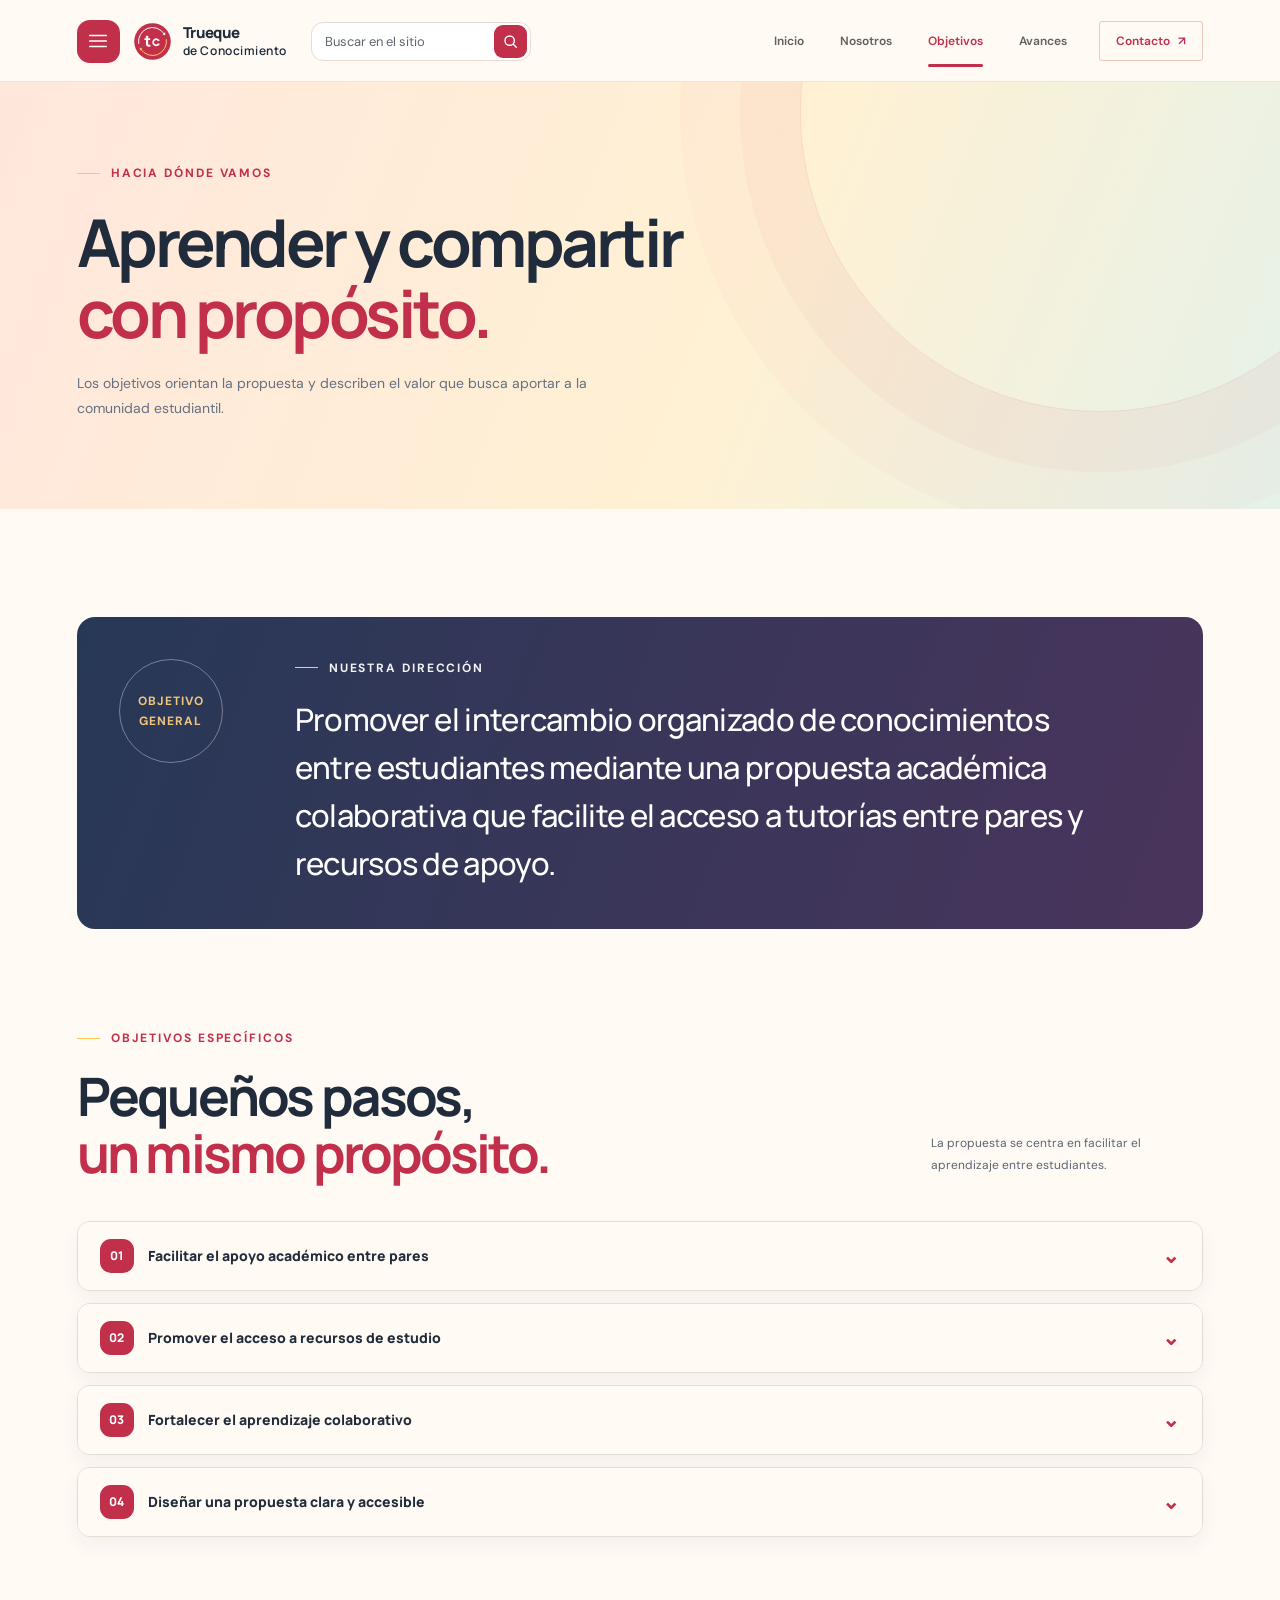
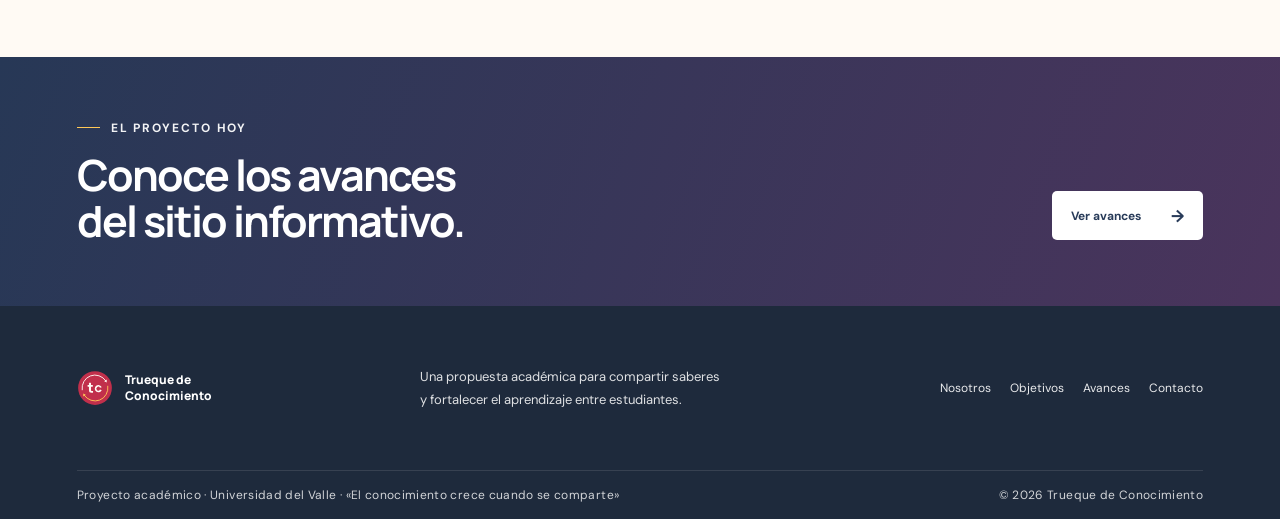
<file: objetivos.html>
<!doctype html>
<html lang="es">
  <head>
    <meta charset="utf-8" />
    <meta name="viewport" content="width=device-width, initial-scale=1" />
    <meta
      name="description"
      content="Objetivo general y objetivos específicos de Trueque de Conocimiento."
    />
    <title>Objetivos | Trueque de Conocimiento</title>
    <link rel="preconnect" href="https://fonts.googleapis.com" />
    <link rel="preconnect" href="https://fonts.gstatic.com" crossorigin />
    <link
      href="https://fonts.googleapis.com/css2?family=DM+Sans:wght@400;500;600;700&family=Manrope:wght@400;500;600;700;800&display=swap"
      rel="stylesheet"
    />
    <link
      rel="stylesheet"
      href="https://cdnjs.cloudflare.com/ajax/libs/materialize/1.0.0/css/materialize.min.css"
    />
    <link rel="stylesheet" href="css/style.css" />
  </head>
  <body>
    <header>
      <nav class="site-nav" aria-label="Navegación principal">
        <div class="nav-wrapper container">
          <a class="brand-logo" href="index.html" aria-label="Trueque de Conocimiento, inicio"
            ><img class="brand-mark-img" src="img/logo/logo-tc.svg" alt="" aria-hidden="true" /><span class="brand-name">Trueque<span>de Conocimiento</span></span></a
          >
          <a
            href="#menu-movil"
            data-target="menu-movil"
            class="sidenav-trigger"
            aria-label="Abrir menú"
            ><svg viewBox="0 0 24 24" aria-hidden="true"><path d="M3 6h18M3 12h18M3 18h18" /></svg
          ></a>
          <form class="site-search" id="site-search-form" role="search">
            <label class="visually-hidden" for="site-search">Buscar en el sitio</label
            ><input
              id="site-search"
              name="q"
              type="search"
              placeholder="Buscar en el sitio"
              autocomplete="off"
              aria-controls="site-search-results"
            /><button type="submit" aria-label="Buscar">
              <svg viewBox="0 0 24 24" aria-hidden="true">
                <circle cx="10.8" cy="10.8" r="6.6" />
                <path d="m16 16 4.2 4.2" />
              </svg>
            </button>
            <div
              class="search-results"
              id="site-search-results"
              role="region"
              aria-label="Resultados de búsqueda"
              aria-live="polite"
              hidden
            ></div>
          </form>
          <ul class="right hide-on-med-and-down nav-links">
            <li><a href="index.html">Inicio</a></li>
            <li><a href="nosotros.html">Nosotros</a></li>
            <li class="active"><a href="objetivos.html" aria-current="page">Objetivos</a></li>
            <li><a href="avances.html">Avances</a></li>
            <li>
              <a class="nav-contact" href="contacto.html"
                >Contacto <span aria-hidden="true">↗</span></a
              >
            </li>
          </ul>
        </div>
      </nav>
      <ul class="sidenav" id="menu-movil" aria-label="Menú de navegación">
        <li class="mobile-brand">
          <a href="index.html"
            ><img class="brand-mark-img" src="img/logo/logo-tc.svg" alt="" aria-hidden="true" />Trueque de Conocimiento</a
          >
        </li>
        <li><a href="index.html">Inicio</a></li>
        <li><a href="nosotros.html">Nosotros</a></li>
        <li class="active"><a href="objetivos.html" aria-current="page">Objetivos</a></li>
        <li><a href="avances.html">Avances</a></li>
        <li><a href="contacto.html">Contacto</a></li>
      </ul>
    </header>
    <main>
      <section class="page-hero">
        <div class="container">
          <p class="eyebrow"><span></span> Hacia dónde vamos</p>
          <h1>Aprender y compartir<br /><em>con propósito.</em></h1>
          <p>
            Los objetivos orientan la propuesta y describen el valor que busca aportar a la
            comunidad estudiantil.
          </p>
        </div>
      </section>
      <section class="section-space" id="objetivos-content">
        <div class="container">
          <article class="main-objective">
            <div class="objective-stamp">OBJETIVO<br />GENERAL</div>
            <div>
              <p class="eyebrow"><span></span> Nuestra dirección</p>
              <h2>
                Promover el intercambio organizado de conocimientos entre estudiantes mediante una
                propuesta académica colaborativa que facilite el acceso a tutorías entre pares y
                recursos de apoyo.
              </h2>
            </div>
          </article>
          <div class="section-heading objective-heading">
            <div>
              <p class="eyebrow eyebrow-dark"><span></span> Objetivos específicos</p>
              <h2>Pequeños pasos,<br /><em>un mismo propósito.</em></h2>
            </div>
            <p class="section-side-note">
              La propuesta se centra en facilitar el aprendizaje entre estudiantes.
            </p>
          </div>
          <ul class="collapsible popout objective-collapsible">
            <li>
              <div class="collapsible-header">
                <span class="objective-index">01</span
                ><span>Facilitar el apoyo académico entre pares</span
                ><span class="objective-chevron" aria-hidden="true">⌄</span>
              </div>
              <div class="collapsible-body">
                <span
                  >Impulsar espacios donde los estudiantes puedan compartir conocimientos y resolver
                  dudas en distintas áreas.</span
                >
              </div>
            </li>
            <li>
              <div class="collapsible-header">
                <span class="objective-index">02</span
                ><span>Promover el acceso a recursos de estudio</span
                ><span class="objective-chevron" aria-hidden="true">⌄</span>
              </div>
              <div class="collapsible-body">
                <span
                  >Organizar la idea de un catálogo de materiales académicos clasificados por
                  asignatura y contexto de estudio.</span
                >
              </div>
            </li>
            <li>
              <div class="collapsible-header">
                <span class="objective-index">03</span
                ><span>Fortalecer el aprendizaje colaborativo</span
                ><span class="objective-chevron" aria-hidden="true">⌄</span>
              </div>
              <div class="collapsible-body">
                <span
                  >Fomentar una comunidad donde compartir lo aprendido también sea parte del proceso
                  formativo.</span
                >
              </div>
            </li>
            <li>
              <div class="collapsible-header">
                <span class="objective-index">04</span
                ><span>Diseñar una propuesta clara y accesible</span
                ><span class="objective-chevron" aria-hidden="true">⌄</span>
              </div>
              <div class="collapsible-body">
                <span
                  >Presentar de manera comprensible el propósito, los componentes y el alcance
                  futuro de la iniciativa.</span
                >
              </div>
            </li>
          </ul>
        </div>
      </section>
      <section class="page-cta">
        <div class="container">
          <div>
            <p class="eyebrow"><span></span> El proyecto hoy</p>
            <h2>Conoce los avances<br />del sitio informativo.</h2>
          </div>
          <a class="btn-large light-button" href="avances.html"
            >Ver avances <span aria-hidden="true">→</span></a
          >
        </div>
      </section>
    </main>
    <footer class="site-footer">
      <div class="container footer-main">
        <a class="footer-brand" href="index.html"
          ><img class="brand-mark-img" src="img/logo/logo-tc.svg" alt="" aria-hidden="true" /><span>Trueque de<br />Conocimiento</span></a
        >
        <p>
          Una propuesta académica para compartir saberes<br />y fortalecer el aprendizaje entre
          estudiantes.
        </p>
        <nav aria-label="Navegación del pie de página">
          <a href="nosotros.html">Nosotros</a><a href="objetivos.html">Objetivos</a
          ><a href="avances.html">Avances</a><a href="contacto.html">Contacto</a>
        </nav>
      </div>
      <div class="container footer-bottom">
        <span>Proyecto académico · Universidad del Valle · «El conocimiento crece cuando se comparte»</span
        ><span>© <span id="current-year">2026</span> Trueque de Conocimiento</span>
      </div>
    </footer>
    <script src="https://cdnjs.cloudflare.com/ajax/libs/materialize/1.0.0/js/materialize.min.js"></script>
    <script src="js/main.js"></script>
  </body>
</html>
</file>
<file: css/style.css>
:root {
  --red: #c12f4b;
  --red-dark: #48243b;
  --red-light: #f16b69;
  --ink: #202b3b;
  --muted: #5e6573;
  --paper: #fffaf4;
  --sand: #f5eee4;
  --green: #247d6d;
  --gold: #ffc857;
  --body-font: "DM Sans", sans-serif;
  --display-font: "Manrope", sans-serif;
}

html {
  scroll-behavior: smooth;
}
body {
  margin: 0;
  color: var(--ink);
  background: var(--paper);
  font-family: var(--body-font);
  font-size: 16px;
  -webkit-font-smoothing: antialiased;
}
a {
  color: inherit;
}
.container {
  width: min(1160px, 88%);
}
.site-nav {
  height: 82px;
  line-height: 82px;
  background: var(--paper);
  box-shadow: none;
  border-bottom: 1px solid rgba(39, 39, 37, 0.08);
}
.site-nav .nav-wrapper {
  display: flex;
  align-items: center;
  justify-content: space-between;
  height: 82px;
  line-height: normal;
}
.site-nav .brand-logo {
  position: static;
  left: auto;
  display: inline-flex;
  flex: 0 0 auto;
  align-items: center;
  gap: 11px;
  height: auto;
  transform: none;
  color: var(--ink);
  font-family: var(--display-font);
  font-size: 15px;
  font-weight: 800;
  letter-spacing: -0.6px;
  white-space: nowrap;
}
.brand-mark {
  display: inline-grid;
  width: 39px;
  height: 39px;
  place-items: center;
  border-radius: 50%;
  color: #fff;
  background: var(--red);
  font-family: var(--display-font);
  font-size: 17px;
  font-weight: 800;
  letter-spacing: -1.5px;
}
.brand-name {
  display: flex;
  flex-direction: column;
  gap: 2px;
  line-height: 1.15;
}
.brand-name span {
  display: block;
  margin: 0;
  padding: 0;
  font-size: 12px;
  font-weight: 600;
  letter-spacing: 0.55px;
}
.site-nav .nav-links {
  display: flex;
  float: none;
  height: 100%;
  align-items: center;
  gap: 2px;
  margin: 0;
}
.site-nav .nav-links li {
  float: none;
  height: 100%;
}
.site-nav .nav-links li a {
  position: relative;
  display: flex;
  height: 100%;
  align-items: center;
  padding: 0 17px;
  color: #625e59;
  font-size: 12px;
  font-weight: 600;
  line-height: normal;
  transition: color 0.2s ease;
}
.nav-links li a:hover,
.nav-links li.active a {
  color: var(--red);
  background: transparent;
}
.site-nav .nav-links li.active {
  background: transparent;
}
.nav-links li.active a::after {
  position: absolute;
  right: 23px;
  bottom: 20px;
  left: 23px;
  height: 2px;
  background: var(--red);
  content: "";
}
.site-nav .nav-links .nav-contact {
  height: 40px;
  margin-left: 13px;
  padding: 0 16px;
  border: 1px solid rgba(166, 25, 46, 0.25);
  border-radius: 3px;
  color: var(--red);
}
.nav-links .nav-contact:hover {
  color: white;
  background: var(--red);
}
.nav-contact span {
  margin-left: 8px;
}
.sidenav-trigger svg {
  width: 25px;
  height: 25px;
  margin-top: 28px;
  fill: none;
  stroke: var(--ink);
  stroke-linecap: round;
  stroke-width: 1.8;
}
.sidenav .mobile-brand {
  height: 88px;
  margin-bottom: 12px;
  background: var(--paper);
}
.sidenav .mobile-brand a {
  display: flex;
  align-items: center;
  gap: 12px;
  height: 88px;
  font-family: var(--display-font);
  font-weight: 800;
  line-height: normal;
}
.sidenav .mobile-brand .brand-mark {
  display: inline-grid;
  width: 39px;
  height: 39px;
  flex: 0 0 39px;
  place-items: center;
  font-size: 17px;
  line-height: 1;
}
.sidenav li.active {
  background: #f4ebe8;
}
.sidenav li.active a,
.sidenav li a:hover {
  color: var(--red);
  background: transparent;
}

.hero-section {
  position: relative;
  overflow: hidden;
  min-height: 610px;
  color: #fff;
  background: var(--red);
}
.hero-section::before {
  position: absolute;
  top: -420px;
  right: -150px;
  width: 880px;
  height: 880px;
  border: 1px solid rgba(255, 255, 255, 0.1);
  border-radius: 50%;
  content: "";
}
.hero-section::after {
  position: absolute;
  top: -332px;
  right: -67px;
  width: 714px;
  height: 714px;
  border: 1px solid rgba(255, 255, 255, 0.1);
  border-radius: 50%;
  content: "";
}
.hero-grid {
  position: relative;
  z-index: 1;
  display: grid;
  min-height: 560px;
  grid-template-columns: 1.03fr 0.97fr;
  align-items: center;
}
.hero-copy {
  padding: 65px 0 48px;
}
.eyebrow {
  display: flex;
  align-items: center;
  gap: 11px;
  margin: 0 0 25px;
  color: rgba(255, 255, 255, 0.94);
  font-size: 12px;
  font-weight: 700;
  letter-spacing: 1.9px;
  text-transform: uppercase;
}
.eyebrow > span {
  display: inline-block;
  width: 23px;
  height: 1px;
  background: var(--gold);
}
.hero-copy h1,
h2 {
  margin: 0;
  font-family: var(--display-font);
  font-size: clamp(42px, 5.4vw, 70px);
  font-weight: 700;
  line-height: 1.08;
  letter-spacing: -4px;
}
.hero-copy h1 em,
h2 em {
  color: #f0c67c;
  font-style: normal;
}
.hero-description {
  max-width: 475px;
  margin: 24px 0 0;
  color: rgba(255, 255, 255, 0.95);
  font-size: 15px;
  line-height: 1.8;
}
.hero-actions {
  display: flex;
  flex-wrap: wrap;
  align-items: center;
  gap: 25px;
  margin-top: 30px;
}
.primary-button,
.light-button {
  display: inline-flex;
  align-items: center;
  justify-content: center;
  gap: 30px;
  height: 49px;
  padding: 0 19px;
  border-radius: 3px;
  font-family: var(--body-font);
  font-size: 12px;
  font-weight: 700;
  letter-spacing: 0;
  text-transform: none;
  box-shadow: none;
  transition:
    transform 0.2s ease,
    background 0.2s ease;
}
.primary-button {
  color: var(--red);
  background: #fff;
}
.primary-button:hover {
  color: var(--red-dark);
  background: #f8eee9;
  box-shadow: none;
  transform: translateY(-2px);
}
.primary-button span,
.light-button span {
  font-size: 17px;
}
.text-link {
  color: white;
  font-size: 12px;
  font-weight: 600;
  text-underline-offset: 5px;
}
.text-link span {
  padding-left: 5px;
}
.hero-note {
  display: flex;
  align-items: center;
  gap: 12px;
  margin-top: 43px;
  color: rgba(255, 255, 255, 0.92);
  font-size: 13px;
}
.note-line {
  width: 29px;
  height: 1px;
  background: rgba(255, 255, 255, 0.55);
}
.hero-art {
  position: relative;
  display: grid;
  width: min(100%, 470px);
  height: 430px;
  margin: auto;
  place-items: center;
}
.art-orbit {
  position: absolute;
  width: 330px;
  height: 330px;
  border: 1px solid rgba(255, 255, 255, 0.28);
  border-radius: 50%;
}
.orbit-two {
  width: 245px;
  height: 245px;
  border-style: dashed;
  border-color: rgba(255, 255, 255, 0.32);
}
.art-center {
  position: relative;
  z-index: 1;
  display: flex;
  width: 166px;
  height: 166px;
  flex-direction: column;
  align-items: center;
  justify-content: center;
  border-radius: 50%;
  color: var(--red-dark);
  background: #f7eee5;
  box-shadow: 0 22px 55px rgba(75, 9, 24, 0.19);
  text-align: center;
}
.art-center svg {
  width: 76px;
  height: 76px;
  fill: none;
  stroke: var(--red);
  stroke-linecap: round;
  stroke-linejoin: round;
  stroke-width: 2.6;
}
.art-center svg circle {
  fill: #f7eee5;
}
.art-center span {
  margin-top: -3px;
  font-family: var(--display-font);
  font-size: 13px;
  font-weight: 800;
  line-height: 1.3;
}
.art-label {
  position: absolute;
  z-index: 2;
  padding: 10px 14px;
  border: 1px solid rgba(255, 255, 255, 0.29);
  border-radius: 2px;
  color: #fff;
  background: rgba(131, 14, 36, 0.38);
  font-size: 12px;
  font-weight: 700;
  letter-spacing: 1.5px;
}
.label-top {
  top: 68px;
  right: 51px;
}
.label-bottom {
  bottom: 65px;
  left: 49px;
}
.label-dot {
  display: inline-block;
  width: 6px;
  height: 6px;
  margin-right: 8px;
  border-radius: 50%;
}
.dot-coral {
  background: #ff9b86;
}
.dot-gold {
  background: var(--gold);
}
.art-spark {
  position: absolute;
  color: var(--gold);
}
.spark-one {
  top: 72px;
  left: 81px;
  font-size: 23px;
}
.spark-two {
  right: 56px;
  bottom: 93px;
  color: #f6a094;
  font-size: 26px;
}
.hero-bottom {
  position: relative;
  z-index: 1;
  display: flex;
  height: 50px;
  align-items: center;
  gap: 13px;
  color: rgba(255, 255, 255, 0.92);
  font-size: 12px;
  letter-spacing: 1px;
  text-transform: uppercase;
}
.hero-bottom-rule {
  width: 42px;
  height: 1px;
  background: rgba(255, 255, 255, 0.48);
}

.page-hero {
  position: relative;
  overflow: hidden;
  padding: 82px 0 88px;
  color: #fff;
  background: var(--red);
}
.page-hero::after {
  position: absolute;
  top: -270px;
  right: -120px;
  width: 600px;
  height: 600px;
  border: 1px solid rgba(255, 255, 255, 0.13);
  border-radius: 50%;
  box-shadow:
    0 0 0 60px rgba(255, 255, 255, 0.025),
    0 0 0 120px rgba(255, 255, 255, 0.025);
  content: "";
}
.page-hero .container {
  position: relative;
  z-index: 1;
}
.page-hero h1 {
  max-width: 800px;
  margin: 0;
  font-family: var(--display-font);
  font-size: clamp(43px, 5.2vw, 66px);
  font-weight: 700;
  line-height: 1.08;
  letter-spacing: -3.5px;
}
.page-hero h1 em {
  color: #f0c67c;
  font-style: normal;
}
.page-hero > .container > p:last-child {
  max-width: 580px;
  margin: 21px 0 0;
  color: rgba(255, 255, 255, 0.95);
  font-size: 14px;
  line-height: 1.8;
}
.purpose-grid {
  display: grid;
  grid-template-columns: 1fr 1fr;
  gap: 20px;
}
.purpose-card {
  position: relative;
  min-height: 340px;
  padding: 37px 36px;
  overflow: hidden;
  background: #f0ebe2;
}
.purpose-card-dark {
  color: #fff;
  background: var(--red-dark);
}
.purpose-card .eyebrow {
  margin: 28px 0 18px;
}
.purpose-card h2 {
  font-size: clamp(27px, 3vw, 38px);
  line-height: 1.18;
  letter-spacing: -1.7px;
}
.purpose-card > p:last-child {
  max-width: 420px;
  margin: 19px 0 0;
  color: #6c675f;
  font-size: 14px;
  line-height: 1.85;
}
.purpose-card-dark > p:last-child {
  color: rgba(255, 255, 255, 0.90);
}
.purpose-number {
  position: absolute;
  top: 24px;
  right: 29px;
  color: rgba(39, 39, 37, 0.16);
  font-family: var(--display-font);
  font-size: 48px;
  font-weight: 800;
}
.purpose-card-dark .purpose-number {
  color: rgba(255, 255, 255, 0.2);
}
.team-intro {
  display: grid;
  grid-template-columns: 1fr 0.72fr;
  gap: 70px;
  align-items: end;
  margin: 96px 0 33px;
}
.team-intro h2 {
  font-size: clamp(35px, 4vw, 48px);
  letter-spacing: -2.3px;
}
.team-intro h2 em {
  color: var(--red);
  font-style: normal;
}
.team-intro > p {
  margin: 0 0 4px;
  color: #706a63;
  font-size: 14px;
  line-height: 1.9;
}
.team-values {
  display: grid;
  grid-template-columns: repeat(3, 1fr);
  border-top: 1px solid #ddd6ca;
}
.team-values > div {
  padding: 25px 23px 0 0;
}
.team-values > div + div {
  padding-left: 23px;
  border-left: 1px solid #ddd6ca;
}
.team-values span {
  color: var(--red);
  font-size: 12px;
  font-weight: 700;
  letter-spacing: 1px;
}
.team-values h3 {
  margin: 11px 0 7px;
  font-family: var(--display-font);
  font-size: 18px;
  font-weight: 800;
}
.team-values p {
  max-width: 280px;
  margin: 0;
  color: #77716a;
  font-size: 14px;
  line-height: 1.75;
}
.main-objective {
  display: grid;
  grid-template-columns: 140px 1fr;
  gap: 36px;
  align-items: start;
  margin-bottom: 100px;
  padding: 42px;
  color: #fff;
  background: var(--red-dark);
}
.objective-stamp {
  display: grid;
  width: 104px;
  height: 104px;
  place-content: center;
  border: 1px solid rgba(255, 255, 255, 0.36);
  border-radius: 50%;
  color: #f0c67c;
  font-size: 12px;
  font-weight: 700;
  letter-spacing: 1px;
  line-height: 1.7;
  text-align: center;
}
.main-objective .eyebrow {
  margin: 0 0 18px;
}
.main-objective h2 {
  max-width: 820px;
  font-size: clamp(21px, 2.5vw, 31px);
  font-weight: 500;
  line-height: 1.55;
  letter-spacing: -0.7px;
}
.objective-heading {
  align-items: end;
}
.objective-list {
  border-top: 1px solid #ded7cc;
}
.objective-list article {
  display: grid;
  grid-template-columns: 70px 1fr 30px;
  gap: 10px;
  align-items: center;
  padding: 23px 0;
  border-bottom: 1px solid #ded7cc;
}
.objective-list article > span:first-child {
  color: var(--red);
  font-size: 13px;
  font-weight: 700;
}
.objective-list h3 {
  margin: 0 0 6px;
  font-family: var(--display-font);
  font-size: 17px;
  font-weight: 800;
  letter-spacing: -0.4px;
}
.objective-list p {
  margin: 0;
  color: #77716a;
  font-size: 14px;
  line-height: 1.7;
}
.objective-symbol {
  color: #68625b;
  font-size: 17px;
  text-align: right;
}
.page-cta {
  padding: 62px 0;
  color: #fff;
  background: var(--red-dark);
}
.page-cta .container {
  display: flex;
  align-items: end;
  justify-content: space-between;
  gap: 30px;
}
.page-cta .eyebrow {
  margin-bottom: 15px;
}
.page-cta h2 {
  font-size: clamp(32px, 3.5vw, 43px);
  letter-spacing: -2px;
}
.progress-summary {
  display: grid;
  grid-template-columns: 1fr 0.55fr;
  gap: 50px;
  align-items: center;
  margin-bottom: 94px;
  padding: 39px;
  background: #f1ece3;
}
.status-pill {
  display: inline-flex;
  align-items: center;
  gap: 8px;
  padding: 7px 11px;
  border-radius: 30px;
  color: #425d50;
  background: #dce6dc;
  font-size: 12px;
  font-weight: 700;
  letter-spacing: 0.5px;
}
.status-pill span {
  width: 6px;
  height: 6px;
  border-radius: 50%;
  background: #58816b;
}
.progress-summary h2 {
  margin-top: 19px;
  font-size: clamp(34px, 4vw, 48px);
  letter-spacing: -2.5px;
}
.progress-summary h2 em {
  color: var(--red);
  font-style: normal;
}
.progress-summary > div:first-child > p {
  max-width: 570px;
  margin: 15px 0 0;
  color: #706a63;
  font-size: 14px;
  line-height: 1.85;
}
.progress-graphic {
  display: grid;
  min-height: 215px;
  place-items: center;
}
.progress-ring {
  display: flex;
  width: 168px;
  height: 168px;
  flex-direction: column;
  align-items: center;
  justify-content: center;
  border: 1px solid #d9cfc0;
  border-radius: 50%;
  box-shadow:
    0 0 0 18px #eae3d8,
    0 0 0 19px #d9cfc0;
}
.progress-ring strong {
  color: var(--red);
  font-family: var(--display-font);
  font-size: 49px;
  line-height: 1;
}
.progress-ring span {
  margin-top: 6px;
  color: #77716a;
  font-size: 12px;
}
.timeline-heading {
  margin-bottom: 30px;
}
.timeline-list {
  border-top: 1px solid #dfd8cd;
}
.timeline-item {
  display: grid;
  grid-template-columns: 44px 1fr auto;
  gap: 17px;
  align-items: center;
  padding: 21px 0;
  border-bottom: 1px solid #dfd8cd;
}
.timeline-marker {
  display: grid;
  width: 31px;
  height: 31px;
  place-items: center;
  border: 1px solid #c9c0b4;
  border-radius: 50%;
  color: #5e6573;
  font-size: 12px;
  font-weight: 700;
}
.timeline-item.complete .timeline-marker {
  border-color: #66816e;
  color: #fff;
  background: #66816e;
}
.timeline-item.current .timeline-marker {
  border-color: var(--red);
  color: var(--red);
}
.timeline-item > div > p {
  margin: 0 0 5px;
  color: var(--red);
  font-size: 12px;
  font-weight: 700;
  letter-spacing: 1px;
}
.timeline-item h3 {
  margin: 0 0 5px;
  font-family: var(--display-font);
  font-size: 15px;
  font-weight: 800;
}
.timeline-item > div > span {
  color: #77716a;
  font-size: 13px;
  line-height: 1.6;
}
.timeline-state {
  color: #5e6573;
  font-size: 12px;
}
.timeline-item.complete .timeline-state {
  color: #52705b;
}
.contact-layout {
  display: grid;
  grid-template-columns: 0.8fr 1.1fr;
  gap: 90px;
  align-items: start;
}
.contact-copy h2 {
  font-size: clamp(38px, 4.4vw, 53px);
  letter-spacing: -2.6px;
}
.contact-copy h2 em {
  color: var(--red);
  font-style: normal;
}
.contact-copy > p:not(.eyebrow) {
  margin: 21px 0;
  color: #706a63;
  font-size: 13px;
  line-height: 1.85;
}
.contact-note {
  display: flex;
  align-items: center;
  gap: 12px;
  margin-top: 28px;
  padding: 15px;
  background: #f0ebe2;
}
.contact-note > span {
  color: var(--red);
  font-size: 20px;
}
.contact-note p {
  margin: 0;
  color: #68625b;
  font-size: 13px;
}
.contact-form {
  padding: 32px;
  background: #f2eee7;
}
.contact-form .input-field {
  margin: 0 0 23px;
}
.contact-form label {
  display: block;
  margin: 0 0 9px;
  color: #48443f;
  font-size: 13px;
  font-weight: 700;
}
.contact-form input[type="text"],
.contact-form input[type="email"],
.contact-form textarea {
  box-sizing: border-box;
  height: 45px;
  margin: 0;
  padding: 0 12px;
  border: 1px solid #d8d0c5;
  border-bottom: 1px solid #d8d0c5;
  border-radius: 2px;
  background: #fbf9f5;
  box-shadow: none;
  font-family: var(--body-font);
  font-size: 12px;
}
.contact-form textarea.materialize-textarea {
  min-height: 120px;
  padding: 12px;
  resize: vertical;
}
.contact-form input:focus,
.contact-form textarea:focus {
  border: 1px solid var(--red) !important;
  border-bottom: 1px solid var(--red) !important;
  box-shadow: 0 0 0 2px rgba(166, 25, 46, 0.08) !important;
}
.contact-form input::placeholder,
.contact-form textarea::placeholder {
  color: #68625b;
}
.field-error {
  display: block;
  min-height: 14px;
  margin-top: 4px;
  color: #a6192e;
  font-size: 12px;
}
.contact-form .primary-button {
  border: 0;
  cursor: pointer;
}
.form-status {
  min-height: 18px;
  margin: 13px 0 0;
  color: #425d50;
  font-size: 13px;
  line-height: 1.6;
}

.section-space {
  padding: 108px 0;
}
.intro-section {
  background: var(--paper);
}
.intro-grid {
  display: grid;
  grid-template-columns: 1fr 0.72fr;
  gap: 90px;
  align-items: center;
}
.eyebrow-dark {
  margin-bottom: 21px;
  color: var(--red);
}
.intro-grid h2,
.section-heading h2 {
  font-size: clamp(36px, 4.4vw, 53px);
  letter-spacing: -2.8px;
}
.intro-grid h2 em,
.section-heading h2 em {
  color: var(--red);
}
.intro-copy p {
  margin: 0 0 22px;
  color: #6d6964;
  font-size: 15px;
  line-height: 1.9;
}
.underlined-link {
  display: inline-block;
  padding-bottom: 6px;
  border-bottom: 1px solid rgba(166, 25, 46, 0.4);
  color: var(--red);
  font-size: 12px;
  font-weight: 700;
}
.underlined-link span {
  margin-left: 15px;
  font-size: 16px;
}
.ways-section {
  background: #f2eee7;
}
.section-heading {
  display: flex;
  align-items: end;
  justify-content: space-between;
  margin-bottom: 38px;
}
.section-side-note {
  max-width: 250px;
  margin: 0 2% 6px 20px;
  color: var(--muted);
  font-size: 12px;
  line-height: 1.8;
}
.feature-row {
  margin: 0 -12px;
}
.feature-row .col {
  padding: 0 12px;
}
.feature-card {
  position: relative;
  min-height: 276px;
  margin: 0;
  padding: 27px 25px 36px;
  overflow: hidden;
  border-radius: 3px;
  box-shadow: 0 12px 28px rgba(38, 34, 28, 0.045);
  transition:
    transform 0.25s ease,
    box-shadow 0.25s ease;
}
.feature-card:hover {
  box-shadow: 0 18px 34px rgba(38, 34, 28, 0.1);
  transform: translateY(-5px);
}
.feature-card-red {
  background: #fbf9f5;
}
.feature-card-sand {
  background: #e9e1d4;
}
.feature-card-green {
  background: #e3e9e3;
}
.feature-icon {
  display: grid;
  width: 43px;
  height: 43px;
  margin-bottom: 23px;
  place-items: center;
  border-radius: 50%;
}
.feature-icon svg {
  width: 25px;
  height: 25px;
  fill: none;
  stroke: currentColor;
  stroke-linecap: round;
  stroke-linejoin: round;
  stroke-width: 1.7;
}
.icon-red {
  color: var(--red);
  background: #f5e5e3;
}
.icon-sand {
  color: #826547;
  background: #ded0bd;
}
.icon-green {
  color: var(--green);
  background: #d3ddd4;
}
.card-index {
  margin: 0 0 8px;
  color: #5e6573;
  font-size: 12px;
  font-weight: 700;
  letter-spacing: 1.2px;
}
.feature-card h3 {
  margin: 0 0 12px;
  font-family: var(--display-font);
  font-size: 19px;
  font-weight: 800;
  letter-spacing: -0.55px;
}
.feature-card > p:last-of-type {
  max-width: 270px;
  margin: 0;
  color: #706a63;
  font-size: 14px;
  line-height: 1.8;
}
.card-arrow {
  position: absolute;
  right: 22px;
  bottom: 20px;
  color: var(--red);
  font-size: 17px;
}
.proposal-caption {
  margin: 19px 0 0;
  color: #5e6573;
  font-size: 12px;
}

.closing-section {
  position: relative;
  overflow: hidden;
  padding: 75px 0 82px;
  color: white;
  background: var(--red-dark);
}
.closing-content {
  position: relative;
  z-index: 1;
  display: flex;
  align-items: end;
  justify-content: space-between;
  gap: 30px;
}
.closing-content .eyebrow {
  margin-bottom: 17px;
}
.closing-content h2 {
  font-size: clamp(36px, 4vw, 50px);
  letter-spacing: -2.8px;
}
.closing-content h2 em {
  color: #f0c67c;
}
.light-button {
  flex: 0 0 auto;
  margin-bottom: 4px;
  color: var(--red-dark);
  background: #fff;
}
.light-button:hover {
  color: var(--red-dark);
  background: #f6e8dc;
  box-shadow: none;
  transform: translateY(-2px);
}
.closing-decoration {
  position: absolute;
  right: -30px;
  bottom: -170px;
  color: rgba(255, 255, 255, 0.045);
  font-family: var(--display-font);
  font-size: 420px;
  font-weight: 800;
  letter-spacing: -40px;
}

.site-footer {
  color: rgba(255, 255, 255, 0.94);
  background: #282725;
}
.footer-main {
  display: grid;
  min-height: 164px;
  grid-template-columns: 1fr 1.2fr 1.2fr;
  align-items: center;
  gap: 30px;
}
.footer-brand {
  display: flex;
  align-items: center;
  gap: 12px;
  color: #fff;
  font-family: var(--display-font);
  font-size: 12px;
  font-weight: 800;
  line-height: 1.35;
}
.footer-brand .brand-mark {
  width: 37px;
  height: 37px;
  color: #fff;
  background: var(--red-light);
}
.footer-main > p {
  color: rgba(255, 255, 255, 0.86);
  font-size: 13px;
  line-height: 1.8;
}
.footer-main nav {
  display: flex;
  width: auto;
  height: auto;
  align-items: center;
  justify-content: flex-end;
  gap: 19px;
  margin: 0;
  padding: 0;
  color: inherit;
  background: transparent;
  line-height: normal;
  box-shadow: none;
}
.footer-main nav a {
  display: inline-flex;
  height: auto;
  align-items: center;
  padding: 8px 0;
  color: rgba(255, 255, 255, 0.90);
  font-size: 12px;
  line-height: normal;
}
.footer-main nav a:hover {
  color: white;
  background: transparent;
}
.footer-bottom {
  display: flex;
  min-height: 49px;
  align-items: center;
  justify-content: space-between;
  border-top: 1px solid rgba(255, 255, 255, 0.11);
  color: rgba(255, 255, 255, 0.80);
  font-size: 12px;
  letter-spacing: 0.35px;
}

@media (max-width: 992px) {
  .container {
    width: 90%;
  }
  .hero-grid {
    grid-template-columns: 1fr 0.8fr;
  }
  .hero-art {
    transform: scale(0.86);
  }
  .intro-grid {
    gap: 40px;
  }
  .site-nav .nav-links li a {
    padding: 0 10px;
  }
  .site-nav .nav-links .nav-contact {
    margin-left: 5px;
    padding: 0 11px;
  }
  .footer-main {
    grid-template-columns: 1fr 1fr;
    padding: 28px 0;
  }
  .footer-main nav {
    grid-column: 1 / -1;
    justify-content: flex-start;
  }
  .contact-layout {
    gap: 45px;
  }
}
@media (max-width: 600px) {
  .container {
    width: 88%;
  }
  .site-nav,
  .site-nav .nav-wrapper {
    height: 70px;
    line-height: 70px;
  }
  .site-nav .brand-logo {
    height: auto;
    line-height: normal;
  }
  .site-nav .sidenav-trigger {
    display: block;
    float: none;
    width: 44px;
    height: 70px;
    margin: 0;
    line-height: 70px;
  }
  .site-nav .sidenav-trigger svg {
    margin-top: 22px;
  }
  .brand-mark {
    width: 35px;
    height: 35px;
  }
  .hero-section {
    min-height: auto;
  }
  .hero-grid {
    display: flex;
    min-height: 0;
    flex-direction: column;
    align-items: stretch;
  }
  .hero-copy {
    padding: 62px 0 8px;
  }
  .eyebrow {
    font-size: 12px;
    letter-spacing: 1.35px;
  }
  .hero-copy h1 {
    font-size: clamp(44px, 13vw, 60px);
    letter-spacing: -3px;
  }
  .hero-description {
    max-width: 410px;
    font-size: 13px;
  }
  .hero-actions {
    gap: 17px;
  }
  .primary-button {
    gap: 17px;
    padding: 0 14px;
    font-size: 13px;
  }
  .text-link {
    font-size: 13px;
  }
  .hero-note {
    margin-top: 28px;
  }
  .hero-art {
    width: 100%;
    height: 325px;
    margin: 0 auto -5px;
    transform: scale(0.82);
  }
  .art-orbit {
    width: 300px;
    height: 300px;
  }
  .orbit-two {
    width: 225px;
    height: 225px;
  }
  .label-top {
    top: 42px;
    right: 1px;
  }
  .label-bottom {
    bottom: 39px;
    left: 2px;
  }
  .hero-bottom {
    height: 44px;
    font-size: 12px;
  }
  .section-space {
    padding: 72px 0;
  }
  .intro-grid {
    grid-template-columns: 1fr;
    gap: 22px;
  }
  .intro-grid h2,
  .section-heading h2 {
    font-size: 39px;
    letter-spacing: -2.3px;
  }
  .intro-copy p {
    font-size: 13px;
  }
  .section-heading {
    display: block;
    margin-bottom: 27px;
  }
  .section-side-note {
    max-width: 300px;
    margin: 19px 0 0;
  }
  .feature-row .col + .col {
    margin-top: 15px;
  }
  .feature-card {
    min-height: 245px;
  }
  .closing-section {
    padding: 58px 0 62px;
  }
  .closing-content {
    display: block;
  }
  .closing-content h2 {
    font-size: 39px;
    letter-spacing: -2.3px;
  }
  .light-button {
    margin-top: 27px;
  }
  .footer-main {
    display: flex;
    flex-direction: column;
    align-items: flex-start;
    gap: 16px;
    padding: 34px 0 24px;
  }
  .footer-main > p {
    margin: 0;
  }
  .footer-main nav {
    flex-wrap: wrap;
    gap: 10px 18px;
  }
  .footer-bottom {
    min-height: 60px;
    gap: 14px;
    font-size: 12px;
  }
  .page-hero {
    padding: 63px 0 66px;
  }
  .page-hero h1 {
    font-size: clamp(39px, 11vw, 54px);
    letter-spacing: -2.6px;
  }
  .page-hero > .container > p:last-child {
    font-size: 12px;
  }
  .purpose-grid {
    grid-template-columns: 1fr;
    gap: 14px;
  }
  .purpose-card {
    min-height: 310px;
    padding: 29px 25px;
  }
  .team-intro {
    grid-template-columns: 1fr;
    gap: 15px;
    margin: 70px 0 27px;
  }
  .team-intro h2 {
    font-size: 38px;
  }
  .team-values {
    grid-template-columns: 1fr;
  }
  .team-values > div,
  .team-values > div + div {
    padding: 18px 0;
    border-left: 0;
    border-bottom: 1px solid #ddd6ca;
  }
  .team-values p {
    max-width: none;
  }
  .main-objective {
    grid-template-columns: 1fr;
    gap: 20px;
    margin-bottom: 70px;
    padding: 26px;
  }
  .objective-stamp {
    width: 80px;
    height: 80px;
  }
  .main-objective h2 {
    font-size: 21px;
  }
  .objective-heading {
    display: block;
  }
  .objective-list article {
    grid-template-columns: 33px 1fr 20px;
    gap: 8px;
  }
  .objective-list h3 {
    font-size: 14px;
  }
  .objective-list p {
    font-size: 14px;
  }
  .page-cta {
    padding: 46px 0;
  }
  .page-cta .container {
    display: block;
  }
  .page-cta h2 {
    font-size: 34px;
  }
  .page-cta .light-button {
    margin-top: 22px;
  }
  .progress-summary {
    grid-template-columns: 1fr;
    gap: 15px;
    margin-bottom: 66px;
    padding: 24px;
  }
  .progress-graphic {
    min-height: 185px;
  }
  .progress-ring {
    width: 140px;
    height: 140px;
  }
  .timeline-item {
    grid-template-columns: 36px 1fr;
    gap: 10px;
  }
  .timeline-state {
    grid-column: 2;
    margin-top: -6px;
  }
  .contact-layout {
    grid-template-columns: 1fr;
    gap: 30px;
  }
  .contact-copy h2 {
    font-size: 42px;
  }
  .contact-form {
    padding: 23px 19px;
  }
}

@media (prefers-reduced-motion: reduce) {
  html {
    scroll-behavior: auto;
  }
  *,
  *::before,
  *::after {
    transition-duration: 0.01ms !important;
    animation-duration: 0.01ms !important;
  }
}

/* Identidad más cálida y dinámica para una audiencia universitaria. */
.site-nav {
  border-bottom-color: #eee5da;
}
.nav-links li.active a::after {
  right: 17px;
  bottom: 15px;
  left: 17px;
  height: 3px;
  border-radius: 4px;
}
.site-nav .nav-links .nav-contact {
  border-color: #f1c6bb;
}
.hero-section {
  min-height: 575px;
  color: var(--ink);
  background: linear-gradient(112deg, #fffaf4 0 56%, #fff0e8 56% 100%);
}
.hero-section::before,
.hero-section::after {
  border-color: rgba(193, 47, 75, 0.1);
}
.hero-grid {
  min-height: 525px;
}
.hero-copy h1 {
  color: var(--ink);
}
.hero-copy h1 em {
  color: var(--red);
}
.hero-copy .eyebrow {
  color: #766978;
}
.hero-description {
  color: #687181;
}
.hero-note {
  color: #5e6573;
}
.note-line,
.hero-bottom-rule {
  background: #d7a59b;
}
.text-link {
  color: var(--red);
}
.primary-button {
  color: #fff;
  background: var(--red);
}
.primary-button:hover {
  color: #fff;
  background: #9f2340;
}
.hero-art {
  border-radius: 48% 52% 42% 58% / 50% 42% 58% 50%;
  background:
    radial-gradient(circle at 66% 28%, #ffe1a2 0 13%, transparent 13.3%),
    linear-gradient(145deg, #ffbe8c, #f47e75 60%, #e65b68);
}
.art-orbit {
  border-color: rgba(72, 36, 59, 0.24);
}
.orbit-two {
  border-color: rgba(72, 36, 59, 0.31);
}
.art-center {
  width: 174px;
  height: 174px;
  color: #243247;
  background: #fffaf4;
  box-shadow: 0 20px 50px rgba(102, 36, 53, 0.2);
}
.art-center svg circle {
  fill: #fffaf4;
}
.art-label {
  border: 0;
  border-radius: 20px;
  background: #283b59;
  box-shadow: 0 8px 20px rgba(48, 35, 57, 0.15);
}
.label-top {
  background: #fffaf4;
  color: #26344a;
}
.label-bottom {
  background: #247d6d;
}
.dot-coral {
  background: #f16b69;
}
.hero-bottom {
  color: #5e6573;
}
.intro-section {
  background: #fffaf4;
}
.ways-section {
  background: #f4eee6;
}
.feature-card {
  min-height: 285px;
  border-radius: 18px;
  box-shadow: 0 12px 30px rgba(43, 48, 62, 0.07);
}
.feature-card-red {
  background: #ffe5df;
}
.feature-card-sand {
  background: #e2f2e9;
}
.feature-card-green {
  background: #e8e8fb;
}
.feature-card:hover {
  box-shadow: 0 18px 38px rgba(43, 48, 62, 0.13);
}
.feature-icon {
  width: 48px;
  height: 48px;
}
.icon-red {
  color: #bd3450;
  background: #ffd0c5;
}
.icon-sand {
  color: #247d6d;
  background: #c9e7d8;
}
.icon-green {
  color: #5651a2;
  background: #d6d6f4;
}
.feature-card h3 {
  color: #202b3b;
}
.card-arrow {
  display: grid;
  width: 29px;
  height: 29px;
  place-items: center;
  border-radius: 50%;
  color: #fff;
  background: var(--red);
}
.closing-section {
  background: linear-gradient(110deg, #273856, #4a345c);
}
.closing-content h2 em {
  color: #ffc857;
}
.light-button {
  border-radius: 5px;
  color: #283b59;
}
.site-footer {
  background: #1e2a3c;
}
.footer-brand .brand-mark {
  background: #f16b69;
}
.page-hero {
  color: var(--ink);
  background: linear-gradient(112deg, #ffe7dd 0%, #fff1d4 58%, #e5f2e8 100%);
}
.page-hero::after {
  border-color: rgba(193, 47, 75, 0.12);
  box-shadow:
    0 0 0 60px rgba(193, 47, 75, 0.035),
    0 0 0 120px rgba(193, 47, 75, 0.025);
}
.page-hero .eyebrow {
  color: var(--red);
}
.page-hero h1 {
  color: #202b3b;
}
.page-hero h1 em {
  color: var(--red);
}
.page-hero > .container > p:last-child {
  color: #667080;
}
.purpose-card {
  border-radius: 18px;
  background: #ffe5df;
}
.purpose-card-dark {
  color: #fff;
  background: #273856;
}
.purpose-card-dark .eyebrow {
  color: #f4c7a5;
}
.purpose-card h2 {
  color: #202b3b;
}
.purpose-card-dark h2 {
  color: #fff;
}
.purpose-card-dark .purpose-number {
  color: rgba(255, 255, 255, 0.18);
}
.main-objective {
  border-radius: 18px;
  background: linear-gradient(110deg, #273856, #4a345c);
}
.progress-summary {
  border-radius: 18px;
  background: #e9f2e8;
}
.timeline-item {
  transition:
    background 0.2s ease,
    padding 0.2s ease;
}
.timeline-item:hover {
  padding-right: 12px;
  padding-left: 12px;
  background: #f7f0e6;
}
.page-cta {
  background: linear-gradient(110deg, #273856, #4a345c);
}
.contact-note {
  border-radius: 10px;
  background: #ffe9d8;
}
.contact-form {
  border-radius: 18px;
  background: #f4eee6;
}
.contact-form .primary-button {
  border-radius: 5px;
}
.site-nav .brand-logo {
  order: 1;
}
.site-nav .nav-links {
  order: 2;
}
.site-nav .sidenav-trigger {
  display: flex !important;
  width: 43px;
  height: 43px;
  flex: 0 0 43px;
  align-items: center;
  justify-content: center;
  order: 3;
  margin: 0 0 0 12px;
  border-radius: 13px;
  background: var(--red);
}
.site-nav .sidenav-trigger svg {
  width: 22px;
  height: 22px;
  margin: 0;
  stroke: #fff;
}
.sidenav {
  padding-top: 8px;
  background: #fffaf4;
}
.sidenav li a {
  color: #26344a;
  font-weight: 600;
}
.sidenav li.active {
  background: #ffe5df;
}
.sidenav li.active a {
  color: var(--red);
}
.team-photo {
  width: min(100%, 500px);
  margin: 0 auto 38px;
  padding: 12px;
  border-radius: 22px;
  background: #fff;
  box-shadow: 0 16px 42px rgba(35, 47, 62, 0.12);
}
.team-photo img {
  display: block;
  width: 100%;
  max-height: 650px;
  border-radius: 14px;
  object-fit: cover;
}
.team-photo figcaption {
  padding: 12px 6px 2px;
  color: #5e6573;
  font-size: 13px;
  text-align: center;
}
.team-role-grid {
  display: grid;
  grid-template-columns: repeat(3, 1fr);
  gap: 17px;
}
.team-role-card {
  position: relative;
  min-height: 285px;
  padding: 27px 24px;
  overflow: hidden;
  border-radius: 17px;
  background: #ffe5df;
}
.team-role-card:nth-child(2) {
  background: #e2f2e9;
}
.team-role-card:nth-child(3) {
  background: #e8e8fb;
}
.role-number {
  position: absolute;
  top: 16px;
  right: 20px;
  color: rgba(32, 43, 59, 0.16);
  font-family: var(--display-font);
  font-size: 44px;
  font-weight: 800;
}
.role-kicker {
  margin: 0 0 13px;
  color: var(--red);
  font-size: 12px;
  font-weight: 800;
  letter-spacing: 1.3px;
}
.team-role-card h3 {
  margin: 0 0 16px;
  color: var(--ink);
  font-family: var(--display-font);
  font-size: 20px;
  font-weight: 800;
  line-height: 1.25;
}
.team-role-card ul {
  margin: 0;
  padding: 0;
}
.team-role-card li {
  position: relative;
  margin: 8px 0;
  padding-left: 15px;
  color: #4e5967;
  font-size: 13px;
  line-height: 1.5;
}
.team-role-card li::before {
  position: absolute;
  top: 0.55em;
  left: 0;
  width: 6px;
  height: 6px;
  border-radius: 50%;
  background: var(--red);
  content: "";
}
.roles-note {
  margin: 14px 0 0;
  color: #5e6573;
  font-size: 12px;
  text-align: right;
}
.objective-collapsible.collapsible {
  overflow: visible;
  margin: 0;
  border: 0;
  box-shadow: none;
}
.objective-collapsible.collapsible li {
  margin: 0 0 12px;
  overflow: hidden;
  border: 1px solid #e5ddd2;
  border-radius: 13px;
  background: #fffaf4;
  box-shadow: 0 8px 20px rgba(38, 49, 63, 0.05);
}
.objective-collapsible .collapsible-header {
  display: flex;
  min-height: 68px;
  align-items: center;
  gap: 14px;
  padding: 16px 22px;
  border: 0;
  color: var(--ink);
  background: #fffaf4;
  font-family: var(--display-font);
  font-size: 14px;
  font-weight: 800;
}
.objective-index {
  display: grid;
  width: 34px;
  height: 34px;
  flex: 0 0 34px;
  place-items: center;
  border-radius: 11px;
  color: #fff;
  background: var(--red);
  font-size: 12px;
}
.objective-chevron {
  margin-left: auto;
  color: var(--red);
  font-size: 21px;
  transition: transform 0.2s ease;
}
.objective-collapsible li.active .objective-chevron {
  transform: rotate(180deg);
}
.objective-collapsible .collapsible-body {
  padding: 0 22px 20px 70px;
  border: 0;
  color: #626e7b;
  background: #fffaf4;
  font-size: 14px;
  line-height: 1.8;
}
.advance-controls {
  display: flex;
  flex-wrap: wrap;
  align-items: center;
  gap: 10px;
  margin: -7px 0 20px;
}
.advance-action {
  height: 39px;
  padding: 0 16px;
  border-radius: 8px;
  color: #fff;
  background: var(--red);
  font-family: var(--body-font);
  font-size: 12px;
  font-weight: 700;
  line-height: 39px;
  text-transform: none;
  box-shadow: none;
}
.advance-action:hover {
  color: #fff;
  background: #9f2340;
  box-shadow: none;
}
.timeline-list {
  padding: 0 14px;
  border: 1px solid transparent;
  border-radius: 14px;
  transition:
    background 0.2s ease,
    border-color 0.2s ease;
}
.advance-detail {
  padding-top: 3px;
}
@media (max-width: 600px) {
  .hero-section {
    background: linear-gradient(180deg, #fffaf4 0 54%, #fff0e8 54% 100%);
  }
  .hero-art {
    border-radius: 48% 52% 42% 58% / 50% 42% 58% 50%;
  }
  .feature-card {
    min-height: 260px;
  }
  .footer-main nav {
    justify-content: flex-start;
  }
  .team-role-grid {
    grid-template-columns: 1fr;
  }
  .team-role-card {
    min-height: 0;
  }
  .team-photo img {
    max-height: 540px;
  }
  .objective-collapsible .collapsible-header {
    gap: 10px;
    padding: 14px;
    font-size: 12px;
  }
  .objective-collapsible .collapsible-body {
    padding: 0 14px 17px 58px;
  }
  .advance-controls {
    align-items: stretch;
  }
}

/* Barra superior: CTA centrado y búsqueda local del contenido. */
.site-nav .nav-links {
  order: 2;
}
.site-nav .nav-links li:last-child {
  display: flex;
  align-items: center;
}
.site-nav .nav-links .nav-contact {
  align-self: center;
  line-height: 1;
}
.site-nav .nav-links li.active a.nav-contact::after {
  display: none;
  content: none;
}
.site-nav .site-search {
  position: relative;
  display: flex;
  width: 220px;
  height: 39px;
  flex: 0 1 220px;
  align-items: center;
  order: 3;
  margin: 0 0 0 12px;
  border: 1px solid #e5ddd2;
  border-radius: 12px;
  background: #fff;
  transition:
    border-color 0.2s ease,
    box-shadow 0.2s ease;
}
.site-nav .site-search:focus-within {
  border-color: #db9a8d;
  box-shadow: 0 0 0 3px rgba(193, 47, 75, 0.08);
}
.site-nav .site-search .visually-hidden {
  position: absolute;
  width: 1px;
  height: 1px;
  padding: 0;
  overflow: hidden;
  clip: rect(0, 0, 0, 0);
  white-space: nowrap;
  clip-path: inset(50%);
}
.site-nav .site-search input[type="search"] {
  box-sizing: border-box;
  width: 100%;
  height: 37px;
  min-width: 0;
  margin: 0;
  padding: 0 5px 0 13px;
  border: 0 !important;
  border-bottom: 0 !important;
  border-radius: 12px;
  outline: 0;
  color: var(--ink);
  background: transparent;
  box-shadow: none !important;
  font-family: var(--body-font);
  font-size: 13px;
}
.site-nav .site-search input[type="search"]:focus {
  border: 0 !important;
  border-bottom: 0 !important;
  box-shadow: none !important;
}
.site-nav .site-search input[type="search"]::placeholder {
  color: #5e6573;
}
.site-nav .site-search button {
  display: grid;
  width: 33px;
  height: 33px;
  flex: 0 0 33px;
  place-items: center;
  margin: 2px 3px 2px 0;
  padding: 0;
  border: 0;
  border-radius: 9px;
  color: #fff;
  background: var(--red);
  cursor: pointer;
}
.site-nav .site-search button:hover {
  background: #9f2340;
}
.site-nav .site-search button svg {
  width: 17px;
  height: 17px;
  fill: none;
  stroke: currentColor;
  stroke-linecap: round;
  stroke-width: 2;
}
.site-nav .search-results {
  position: absolute;
  z-index: 1000;
  top: calc(100% + 10px);
  right: 0;
  width: min(360px, calc(100vw - 32px));
  max-height: min(60vh, 440px);
  overflow-y: auto;
  padding: 8px;
  border: 1px solid #eee4d8;
  border-radius: 15px;
  background: #fffaf4;
  box-shadow: 0 18px 45px rgba(34, 43, 59, 0.18);
  line-height: normal;
}
.site-nav .search-results[hidden] {
  display: none;
}
.search-result {
  display: block;
  padding: 11px 12px;
  border-radius: 10px;
  color: var(--ink);
  text-decoration: none;
}
.search-result + .search-result {
  border-top: 1px solid #f1ece4;
}
.search-result:hover,
.search-result:focus {
  background: #ffede5;
  outline: none;
}
.search-result strong {
  display: block;
  margin-bottom: 4px;
  color: var(--red-dark);
  font-family: var(--display-font);
  font-size: 13px;
}
.search-result span {
  display: block;
  color: #687181;
  font-size: 12px;
  line-height: 1.55;
}
.search-empty {
  margin: 0;
  padding: 12px;
  color: #687181;
  font-size: 13px;
  line-height: 1.6;
}
.site-nav .sidenav-trigger {
  display: flex !important;
  width: 43px;
  height: 43px;
  flex: 0 0 43px;
  align-items: center;
  justify-content: center;
  order: 4;
  margin: 0 0 0 12px;
  border-radius: 13px;
  background: var(--red);
}
.site-nav .sidenav-trigger svg {
  width: 22px;
  height: 22px;
  margin: 0;
  stroke: #fff;
}
.site-nav .nav-wrapper {
  position: relative;
}
@media (max-width: 992px) {
  .site-nav .site-search {
    flex-basis: 200px;
    width: 200px;
  }
}
@media (max-width: 600px) {
  .site-nav .site-search {
    width: auto;
    min-width: 0;
    flex: 1 1 auto;
    margin-left: auto;
  }
  .site-nav .site-search input[type="search"] {
    padding-left: 9px;
    font-size: 12px;
  }
  .site-nav .site-search input[type="search"]::placeholder {
    color: #5e6573;
  }
  .site-nav .sidenav-trigger {
    margin-left: 8px;
  }
}
@media (max-width: 375px) {
  .site-nav .brand-name span {
    display: none;
  }
}
@media (min-width: 993px) {
  .site-nav .nav-wrapper {
    justify-content: flex-start;
  }
  .site-nav .site-search {
    order: 1;
    margin-right: 20px;
    margin-left: 0;
  }
  .site-nav .nav-links {
    order: 2;
    margin-right: auto;
  }
  .site-nav .sidenav-trigger {
    order: 3;
    margin: 0 12px 0 22px;
  }
  .site-nav .brand-logo {
    order: 4;
  }
}
@media (max-width: 992px) {
  .site-nav .nav-wrapper {
    justify-content: flex-start;
  }
  .site-nav .site-search {
    order: 1;
    margin: 0 10px 0 0;
  }
  .site-nav .sidenav-trigger {
    order: 2;
    margin: 0 9px 0 0;
  }
  .site-nav .brand-logo {
    order: 3;
  }
}
@media (max-width: 600px) {
  .site-nav .site-search {
    margin: 0 9px 0 0;
  }
  .site-nav .sidenav-trigger {
    margin: 0 8px 0 0;
  }
}
@media (min-width: 993px) {
  .site-nav .nav-wrapper {
    justify-content: flex-start;
  }
  .site-nav .sidenav-trigger {
    order: 1;
    margin: 0 13px 0 0;
  }
  .site-nav .brand-logo {
    order: 2;
    margin-right: 24px;
  }
  .site-nav .site-search {
    order: 3;
    margin: 0 22px 0 0;
  }
  .site-nav .nav-links {
    order: 4;
    margin: 0 0 0 auto;
  }
}
@media (max-width: 992px) {
  .site-nav .nav-wrapper {
    justify-content: flex-start;
  }
  .site-nav .sidenav-trigger {
    order: 1;
    margin: 0 12px 0 0;
  }
  .site-nav .brand-logo {
    order: 2;
    margin-right: 16px;
  }
  .site-nav .site-search {
    order: 3;
    margin: 0 0 0 auto;
  }
}
@media (max-width: 600px) {
  .site-nav .site-search {
    margin: 0 0 0 auto;
  }
}
.team-layout {
  display: grid;
  grid-template-columns: minmax(0, 1.08fr) minmax(0, 0.92fr);
  gap: 28px;
  align-items: start;
}
.team-profiles {
  min-width: 0;
}
.team-layout .team-role-grid {
  display: flex;
  flex-direction: column;
  gap: 13px;
}
.team-layout .team-role-card {
  display: grid;
  min-height: 150px;
  grid-template-columns: minmax(132px, 0.88fr) minmax(0, 1.12fr);
  grid-template-rows: auto 1fr;
  column-gap: 15px;
  align-items: center;
  padding: 19px 23px;
}
.team-layout .role-kicker {
  grid-column: 1;
  grid-row: 1;
  align-self: end;
  margin: 0 0 4px;
}
.team-layout .team-role-card h3 {
  grid-column: 1;
  grid-row: 2;
  align-self: start;
  margin: 0;
  font-size: 18px;
}
.team-layout .team-role-card ul {
  grid-column: 2;
  grid-row: 1 / span 2;
  padding-right: 22px;
}
.team-layout .team-role-card li {
  margin: 6px 0;
  font-size: 12px;
}
.team-layout .role-number {
  top: 8px;
  right: 11px;
  font-size: 29px;
}
.team-layout .team-photo {
  width: 100%;
  margin: 0;
  padding: 10px;
}
.team-layout .team-photo img {
  max-height: none;
}
.team-layout .roles-note {
  margin-top: 11px;
}
@media (max-width: 800px) {
  .team-layout {
    grid-template-columns: 1fr;
    gap: 24px;
  }
  .team-layout .team-photo {
    width: min(100%, 500px);
    justify-self: center;
  }
}
@media (max-width: 600px) {
  .team-layout .team-role-card {
    min-height: 0;
    grid-template-columns: 1fr;
    grid-template-rows: auto auto auto;
    row-gap: 4px;
    padding: 19px;
  }
  .team-layout .role-kicker {
    grid-column: 1;
    grid-row: 1;
  }
  .team-layout .team-role-card h3 {
    grid-column: 1;
    grid-row: 2;
    margin-bottom: 8px;
  }
  .team-layout .team-role-card ul {
    grid-column: 1;
    grid-row: 3;
    padding-right: 20px;
  }
}
.team-layout {
  align-items: stretch;
}
.team-layout .team-photo {
  position: relative;
  align-self: stretch;
  min-height: 0;
  overflow: hidden;
  padding: 10px 10px 36px;
  background: #fff;
}
.team-layout .team-photo img {
  position: absolute;
  top: 10px;
  left: 10px;
  display: block;
  width: calc(100% - 20px);
  height: calc(100% - 46px);
  max-height: none;
  object-fit: cover;
  object-position: center 38%;
}
.team-layout .team-photo figcaption {
  position: absolute;
  right: 10px;
  bottom: 12px;
  left: 10px;
}
@media (max-width: 800px) {
  .team-layout {
    align-items: start;
  }
  .team-layout .team-photo {
    width: min(100%, 500px);
    height: auto;
    min-height: 0;
    padding: 10px;
    justify-self: center;
  }
  .team-layout .team-photo img {
    position: static;
    width: 100%;
    height: auto;
    object-fit: cover;
  }
  .team-layout .team-photo figcaption {
    position: static;
  }
}

/* Logo SVG de marca */
.brand-mark-img {
  display: block;
  width: 39px;
  height: 39px;
  flex: 0 0 39px;
  border-radius: 50%;
}
.footer-brand .brand-mark-img {
  width: 36px;
  height: 36px;
  flex: 0 0 36px;
}
</file>
